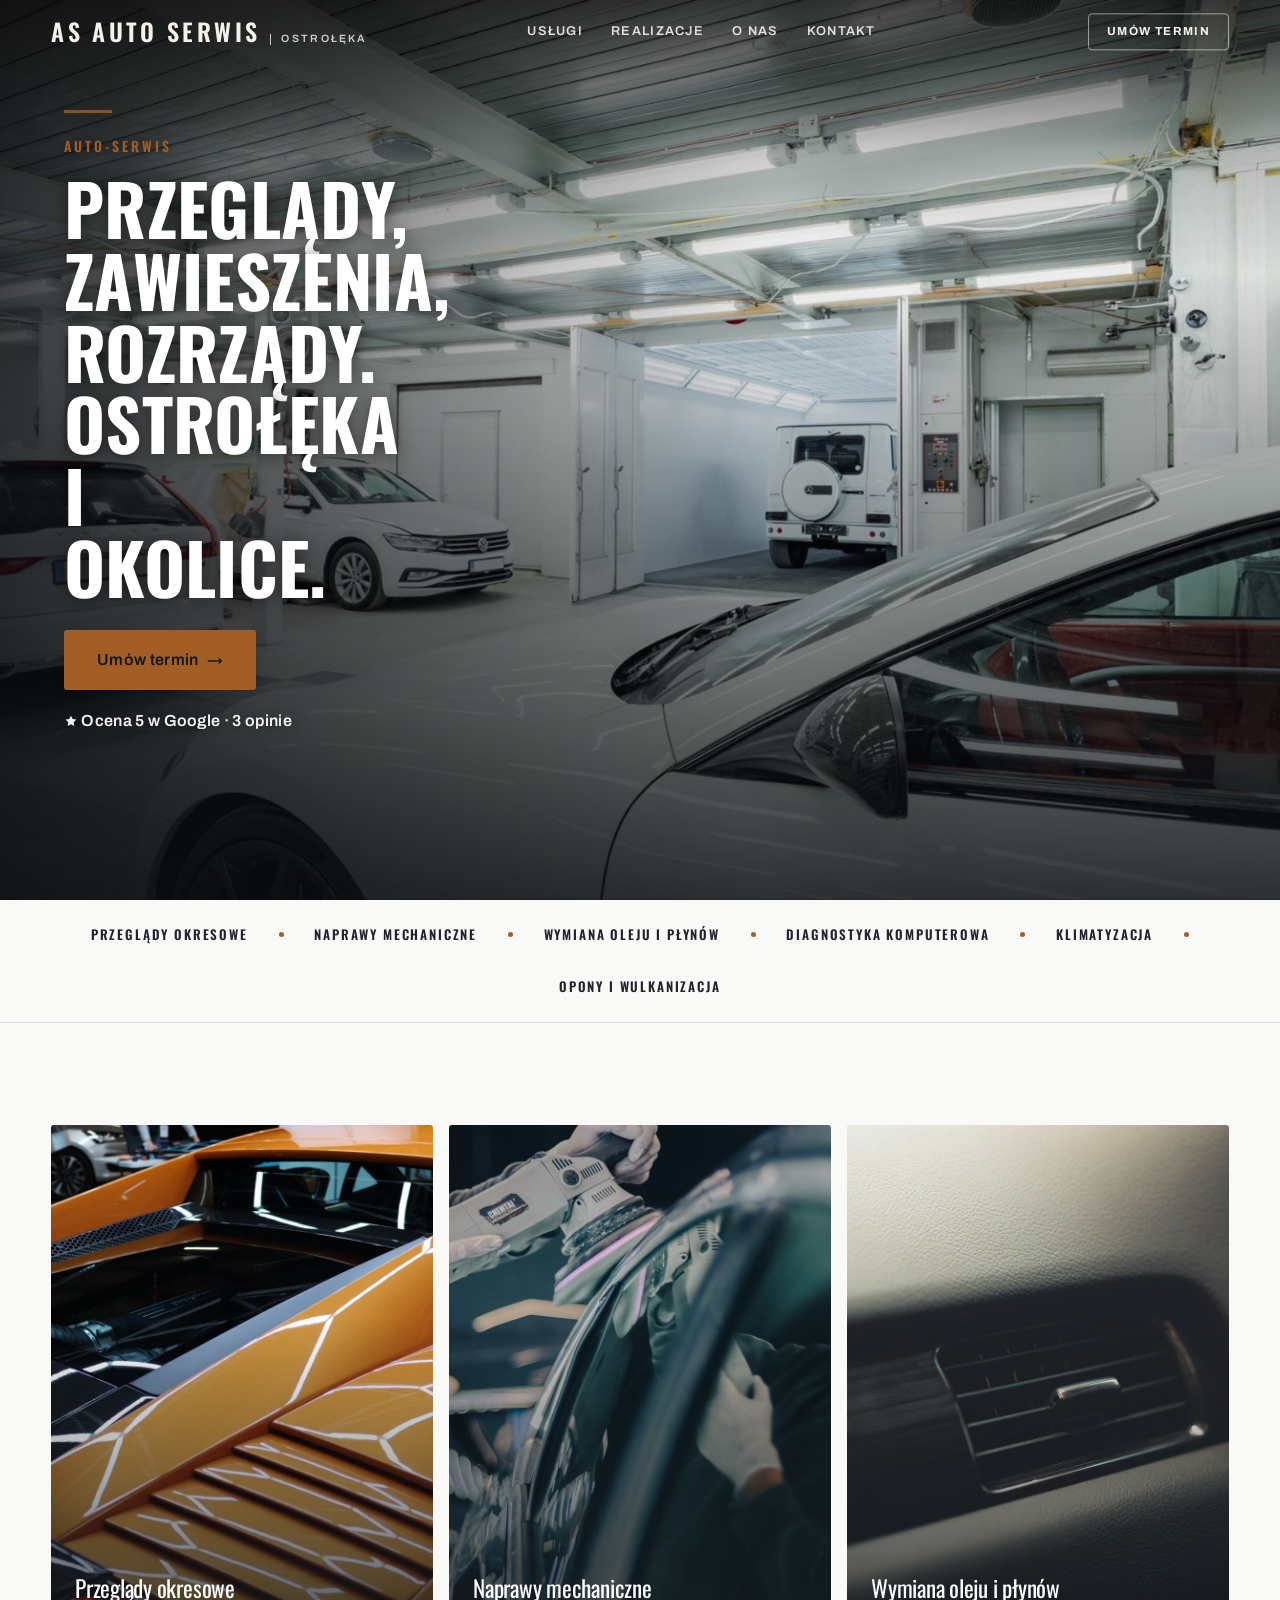
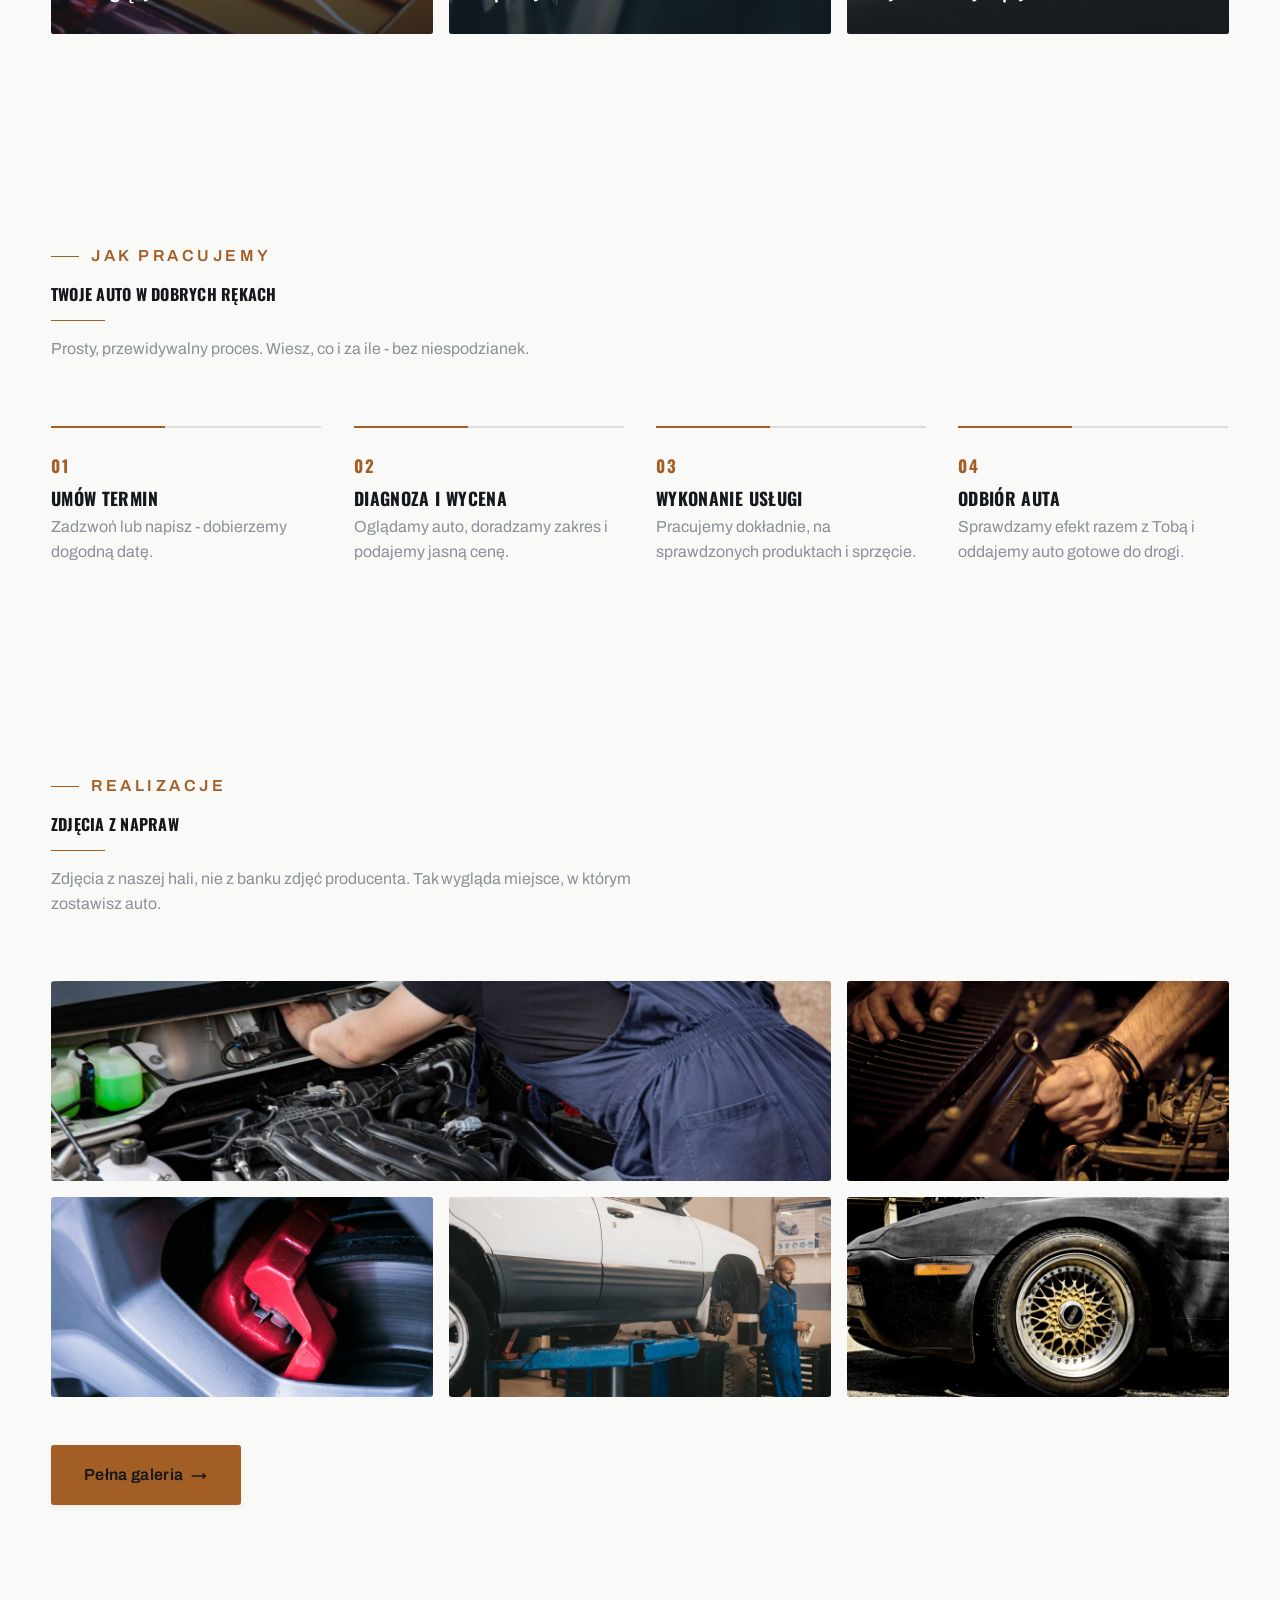
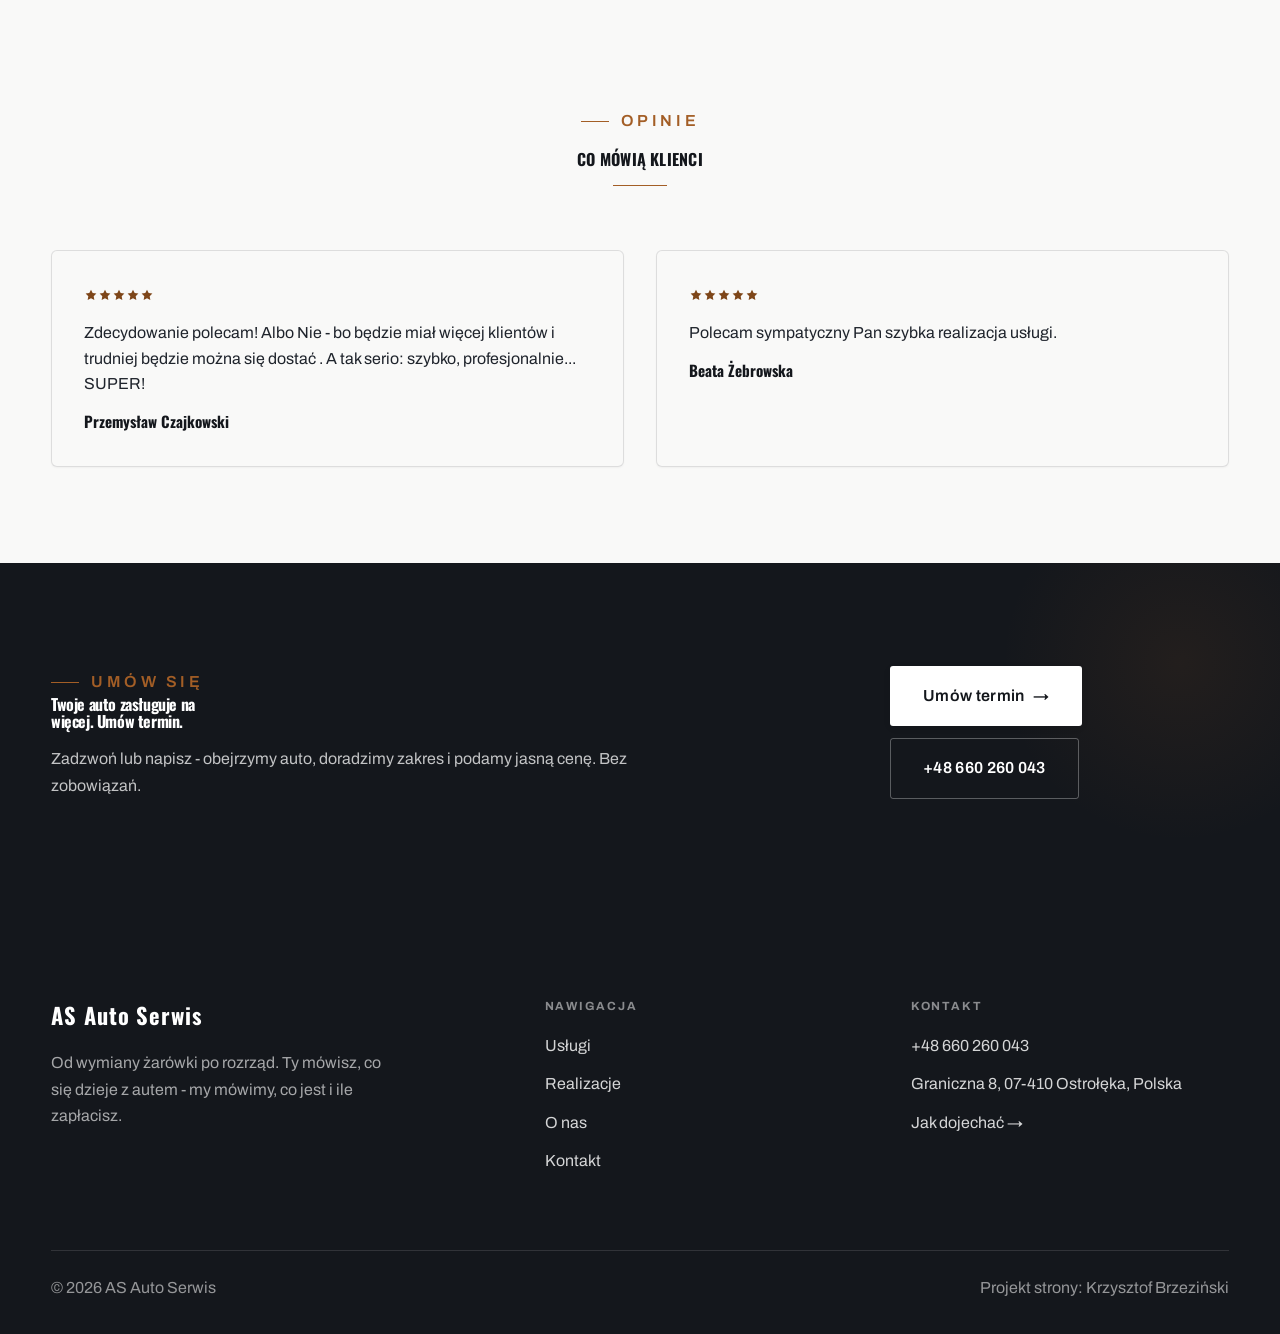
<file: index.html>
<!DOCTYPE html>
<html lang="pl">
<head>
<meta charset="UTF-8">
<meta name="viewport" content="width=device-width, initial-scale=1.0">
<title>Warsztat samochodowy Ostrołęka | AS Auto Serwis</title>
<meta name="description" content="Mechanik Ostrołęka - od przeglądu po rozrząd. Cena przed naprawą, gwarancja na robociznę, faktura VAT albo paragon. Zadzwoń: +48 660 260 043.">
<link rel="preconnect" href="https://fonts.googleapis.com">
<link rel="preconnect" href="https://fonts.gstatic.com" crossorigin>
<link href="https://fonts.googleapis.com/css2?family=Oswald:wght@500;600;700&family=Archivo:wght@400;500;600&display=swap" rel="stylesheet">
<link rel="stylesheet" href="assets/styles.css">
<meta name="nb-deploy" content="83f1cf3d8bd7">
</head>
<body>

<header class="nav">
  <div class="wrap nav-inner">
    <a class="brand" href="index.html"><span class="name">AS Auto Serwis</span><span class="sub">Ostrołęka</span></a>
    <nav class="nav-links">
      <a href="oferta.html">Usługi</a>
      <a href="realizacje.html">Realizacje</a>
      <a href="o-nas.html">O nas</a>
      <a href="kontakt.html">Kontakt</a>
      <a href="kontakt.html" class="btn btn-accent">Umów termin</a>
    </nav>
    <button class="nav-toggle" aria-label="Menu"><span></span><span></span><span></span></button>
  </div>
</header>

<section class="hero-auto">
  <img class="ha-bg" src="img/g7.jpg" alt="AS Auto Serwis">
  <div class="ha-veil"></div>
  <div class="ha-inner">
    <span class="ha-tick" aria-hidden="true"></span>
    <span class="ha-kicker">Auto-serwis</span>
    <h1 class="ha-claim">Przeglądy, zawieszenia, rozrządy. Ostrołęka i okolice.</h1>
    <a href="kontakt.html" class="btn btn-accent ha-cta">Umów termin <span class="arr">→</span></a>
      <p class="ha-rating"><svg class="ico-star" width="14" height="14" viewBox="0 0 24 24" style="vertical-align:-2px" aria-hidden="true"><path d="M12 2.8l2.85 5.8 6.4.93-4.63 4.5 1.1 6.37L12 17.4l-5.72 3 1.1-6.37-4.63-4.5 6.4-.93L12 2.8Z" fill="currentColor"/></svg> Ocena 5 w Google · 3 opinie</p>
  </div>
</section>
<section class="spec-ribbon">
  <div class="wrap">
    <ul class="sr-row reveal"><li>Przeglądy okresowe</li><li>Naprawy mechaniczne</li><li>Wymiana oleju i płynów</li><li>Diagnostyka komputerowa</li><li>Klimatyzacja</li><li>Opony i wulkanizacja</li></ul>
  </div>
</section>
<section class="gateways-band">
  <div class="wrap">
    <div class="gateways">
      <a href="oferta.html" class="gateway reveal"><img src="img/g8.jpg" alt="Przeglądy okresowe" loading="lazy"><span class="g-ttl">Przeglądy okresowe</span></a>
      <a href="oferta.html" class="gateway reveal"><img src="img/g9.jpg" alt="Naprawy mechaniczne" loading="lazy"><span class="g-ttl">Naprawy mechaniczne</span></a>
      <a href="oferta.html" class="gateway reveal"><img src="img/g10.jpg" alt="Wymiana oleju i płynów" loading="lazy"><span class="g-ttl">Wymiana oleju i płynów</span></a>
    </div>
  </div>
</section>
<section class="auto-proc">
  <div class="wrap">
    <div class="head reveal">
      <span class="eyebrow">Jak pracujemy</span>
      <h2>Twoje auto w dobrych rękach</h2>
      <p>Prosty, przewidywalny proces. Wiesz, co i za ile - bez niespodzianek.</p>
    </div>
    <ol class="auto-proc-row">
      <li class="reveal"><span class="ap-no">01</span><h3>Umów termin</h3><p>Zadzwoń lub napisz - dobierzemy dogodną datę.</p></li>
      <li class="reveal"><span class="ap-no">02</span><h3>Diagnoza i wycena</h3><p>Oglądamy auto, doradzamy zakres i podajemy jasną cenę.</p></li>
      <li class="reveal"><span class="ap-no">03</span><h3>Wykonanie usługi</h3><p>Pracujemy dokładnie, na sprawdzonych produktach i sprzęcie.</p></li>
      <li class="reveal"><span class="ap-no">04</span><h3>Odbiór auta</h3><p>Sprawdzamy efekt razem z Tobą i oddajemy auto gotowe do drogi.</p></li>
    </ol>
  </div>
</section>
<section>
  <div class="wrap">
    <div class="head reveal">
      <span class="eyebrow">Realizacje</span>
      <h2>Zdjęcia z napraw</h2>
      <p>Zdjęcia z naszej hali, nie z banku zdjęć producenta. Tak wygląda miejsce, w którym zostawisz auto.</p>
    </div>
    <div class="gallery">
      <div class="tile t-two3 reveal"><img src="img/g1.jpg" alt="Hala warsztatu" loading="lazy"><div class="cap">Hala warsztatu</div></div>
      <div class="tile t-third reveal"><img src="img/g2.jpg" alt="Wymiana rozrządu" loading="lazy"><div class="cap">Wymiana rozrządu</div></div>
      <div class="tile t-third reveal"><img src="img/g3.jpg" alt="Diagnostyka komputerowa" loading="lazy"><div class="cap">Diagnostyka komputerowa</div></div>
      <div class="tile t-third reveal"><img src="img/g4.jpg" alt="Serwis klimatyzacji" loading="lazy"><div class="cap">Serwis klimatyzacji</div></div>
      <div class="tile t-third reveal"><img src="img/g5.jpg" alt="Wymiana opon" loading="lazy"><div class="cap">Wymiana opon</div></div>
    </div>
    <div style="margin-top:var(--space-7)" class="reveal"><a href="realizacje.html" class="btn btn-accent">Pełna galeria <span class="arr">→</span></a></div>
  </div>
</section>
<section class="opinie">
  <div class="wrap">
    <div class="head center reveal">
      <span class="eyebrow">Opinie</span>
      <h2>Co mówią klienci</h2>
    </div>
    <div class="opinie-grid">
      <figure class="op-card reveal"><span class="op-star"><svg class="ico-star" width="14" height="14" viewBox="0 0 24 24" style="vertical-align:-2px" aria-hidden="true"><path d="M12 2.8l2.85 5.8 6.4.93-4.63 4.5 1.1 6.37L12 17.4l-5.72 3 1.1-6.37-4.63-4.5 6.4-.93L12 2.8Z" fill="currentColor"/></svg><svg class="ico-star" width="14" height="14" viewBox="0 0 24 24" style="vertical-align:-2px" aria-hidden="true"><path d="M12 2.8l2.85 5.8 6.4.93-4.63 4.5 1.1 6.37L12 17.4l-5.72 3 1.1-6.37-4.63-4.5 6.4-.93L12 2.8Z" fill="currentColor"/></svg><svg class="ico-star" width="14" height="14" viewBox="0 0 24 24" style="vertical-align:-2px" aria-hidden="true"><path d="M12 2.8l2.85 5.8 6.4.93-4.63 4.5 1.1 6.37L12 17.4l-5.72 3 1.1-6.37-4.63-4.5 6.4-.93L12 2.8Z" fill="currentColor"/></svg><svg class="ico-star" width="14" height="14" viewBox="0 0 24 24" style="vertical-align:-2px" aria-hidden="true"><path d="M12 2.8l2.85 5.8 6.4.93-4.63 4.5 1.1 6.37L12 17.4l-5.72 3 1.1-6.37-4.63-4.5 6.4-.93L12 2.8Z" fill="currentColor"/></svg><svg class="ico-star" width="14" height="14" viewBox="0 0 24 24" style="vertical-align:-2px" aria-hidden="true"><path d="M12 2.8l2.85 5.8 6.4.93-4.63 4.5 1.1 6.37L12 17.4l-5.72 3 1.1-6.37-4.63-4.5 6.4-.93L12 2.8Z" fill="currentColor"/></svg></span><blockquote>Zdecydowanie polecam! Albo Nie - bo będzie miał więcej klientów i trudniej będzie można się dostać . A tak serio: szybko, profesjonalnie... SUPER!</blockquote><span class="op-autor">Przemysław Czajkowski</span></figure>
      <figure class="op-card reveal"><span class="op-star"><svg class="ico-star" width="14" height="14" viewBox="0 0 24 24" style="vertical-align:-2px" aria-hidden="true"><path d="M12 2.8l2.85 5.8 6.4.93-4.63 4.5 1.1 6.37L12 17.4l-5.72 3 1.1-6.37-4.63-4.5 6.4-.93L12 2.8Z" fill="currentColor"/></svg><svg class="ico-star" width="14" height="14" viewBox="0 0 24 24" style="vertical-align:-2px" aria-hidden="true"><path d="M12 2.8l2.85 5.8 6.4.93-4.63 4.5 1.1 6.37L12 17.4l-5.72 3 1.1-6.37-4.63-4.5 6.4-.93L12 2.8Z" fill="currentColor"/></svg><svg class="ico-star" width="14" height="14" viewBox="0 0 24 24" style="vertical-align:-2px" aria-hidden="true"><path d="M12 2.8l2.85 5.8 6.4.93-4.63 4.5 1.1 6.37L12 17.4l-5.72 3 1.1-6.37-4.63-4.5 6.4-.93L12 2.8Z" fill="currentColor"/></svg><svg class="ico-star" width="14" height="14" viewBox="0 0 24 24" style="vertical-align:-2px" aria-hidden="true"><path d="M12 2.8l2.85 5.8 6.4.93-4.63 4.5 1.1 6.37L12 17.4l-5.72 3 1.1-6.37-4.63-4.5 6.4-.93L12 2.8Z" fill="currentColor"/></svg><svg class="ico-star" width="14" height="14" viewBox="0 0 24 24" style="vertical-align:-2px" aria-hidden="true"><path d="M12 2.8l2.85 5.8 6.4.93-4.63 4.5 1.1 6.37L12 17.4l-5.72 3 1.1-6.37-4.63-4.5 6.4-.93L12 2.8Z" fill="currentColor"/></svg></span><blockquote>Polecam sympatyczny Pan szybka realizacja usługi.</blockquote><span class="op-autor">Beata Żebrowska</span></figure>
    </div>
  </div>
</section>
<section class="cta">
  <div class="wrap">
    <div class="reveal">
      <span class="eyebrow">Umów się</span>
      <h2>Twoje auto zasługuje na więcej. Umów termin.</h2>
      <p>Zadzwoń lub napisz - obejrzymy auto, doradzimy zakres i podamy jasną cenę. Bez zobowiązań.</p>
    </div>
    <div class="cta-actions reveal">
      <a href="kontakt.html" class="btn btn-light">Umów termin <span class="arr">→</span></a>
      <a href="tel:+48660260043" class="btn btn-ghost" style="color:#fff;border-color:rgba(255,255,255,.3)">+48 660 260 043</a>
    </div>
  </div>
</section>

<footer>
  <div class="wrap">
    <div class="foot-grid">
      <div class="foot-brand">
        <div class="name">AS Auto Serwis</div>
        <p>Od wymiany żarówki po rozrząd. Ty mówisz, co się dzieje z autem - my mówimy, co jest i ile zapłacisz.</p>
      </div>
      <div class="foot-col">
        <h4>Nawigacja</h4>
        <a href="oferta.html">Usługi</a>
        <a href="realizacje.html">Realizacje</a>
        <a href="o-nas.html">O nas</a>
        <a href="kontakt.html">Kontakt</a>
      </div>
      <div class="foot-col">
        <h4>Kontakt</h4>
        <a href="tel:+48660260043">+48 660 260 043</a>
        <p>Graniczna 8, 07-410 Ostrołęka, Polska</p>
        <a href="https://maps.google.com/?cid=12374656729263909200&g_mp=CiVnb29nbGUubWFwcy5wbGFjZXMudjEuUGxhY2VzLkdldFBsYWNlEAIYBCAA" target="_blank" rel="noopener">Jak dojechać →</a>
      </div>
    </div>
    <div class="foot-bot">
      <span>© 2026 AS Auto Serwis</span>
      <span>Projekt strony: Krzysztof Brzeziński</span>
    </div>
  </div>
</footer>
<div class="sticky-reserve"><a class="sr-book" href="kontakt.html">Umów termin</a><a class="sr-call" href="tel:+48660260043" aria-label="Zadzwoń"><svg class="ico-tel" width="16" height="16" viewBox="0 0 24 24" fill="none" aria-hidden="true"><path d="M6.6 10.8a15.5 15.5 0 0 0 6.6 6.6l2.2-2.2a1 1 0 0 1 1-.24 11.4 11.4 0 0 0 3.6.58 1 1 0 0 1 1 1V20a1 1 0 0 1-1 1A17 17 0 0 1 3 4a1 1 0 0 1 1-1h3.5a1 1 0 0 1 1 1c0 1.25.2 2.46.58 3.6a1 1 0 0 1-.25 1l-2.23 2.2Z" fill="currentColor"/></svg></a></div>

<script src="assets/main.js"></script>
</body>
</html>
</file>
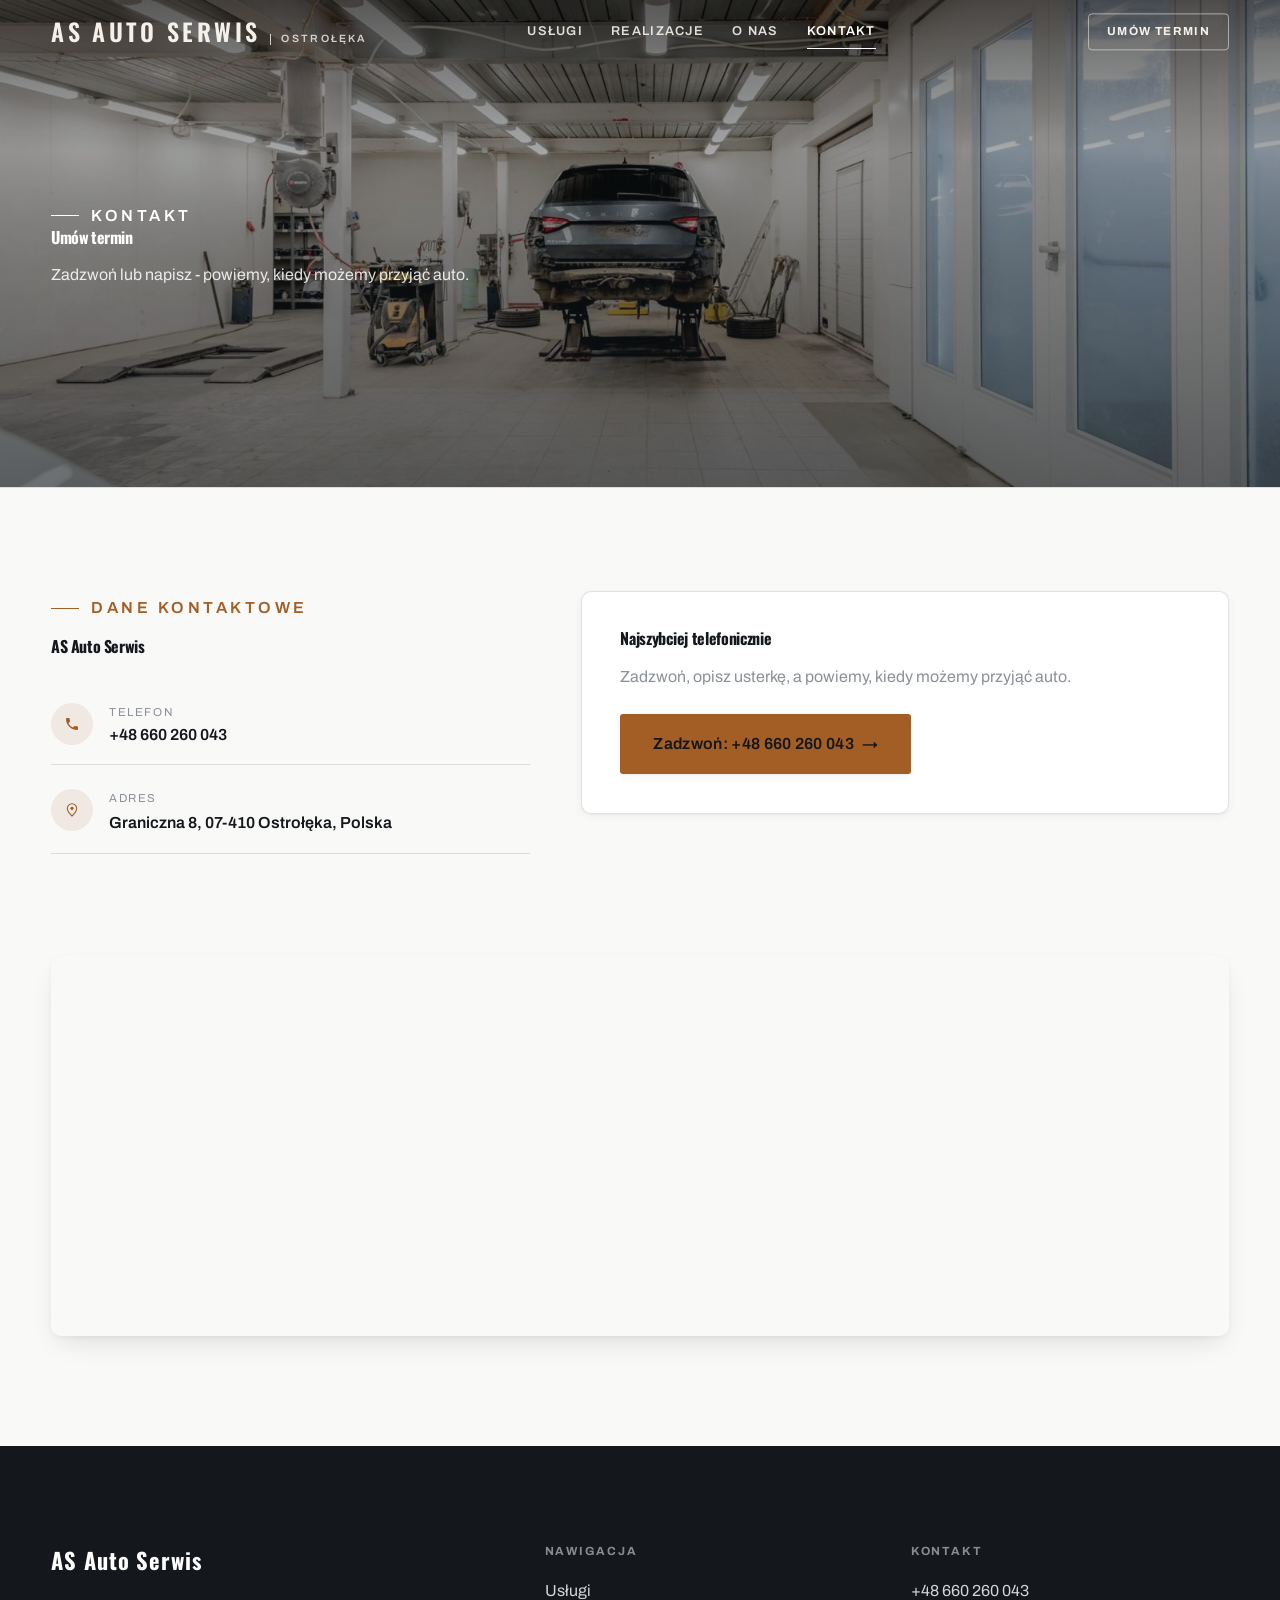
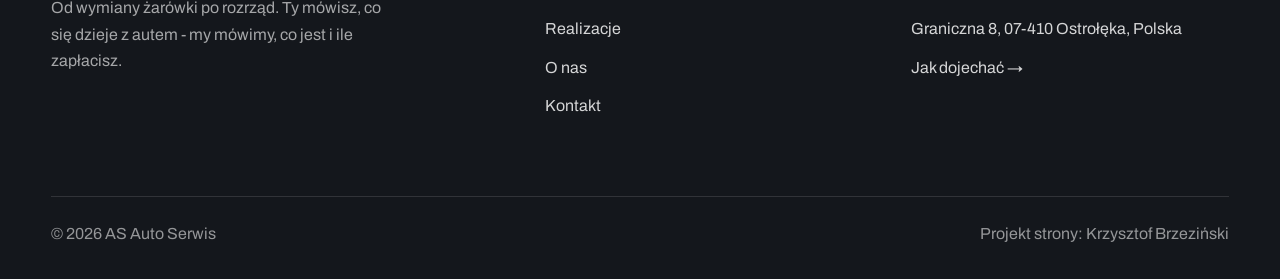
<file: kontakt.html>
<!DOCTYPE html>
<html lang="pl">
<head>
<meta charset="UTF-8">
<meta name="viewport" content="width=device-width, initial-scale=1.0">
<title>Kontakt - AS Auto Serwis</title>
<meta name="description" content="Kontakt AS Auto Serwis - Graniczna 8, 07-410 Ostrołęka, Polska">
<link rel="preconnect" href="https://fonts.googleapis.com">
<link rel="preconnect" href="https://fonts.gstatic.com" crossorigin>
<link href="https://fonts.googleapis.com/css2?family=Oswald:wght@500;600;700&family=Archivo:wght@400;500;600&display=swap" rel="stylesheet">
<link rel="stylesheet" href="assets/styles.css">
</head>
<body>

<header class="nav">
  <div class="wrap nav-inner">
    <a class="brand" href="index.html"><span class="name">AS Auto Serwis</span><span class="sub">Ostrołęka</span></a>
    <nav class="nav-links">
      <a href="oferta.html">Usługi</a>
      <a href="realizacje.html">Realizacje</a>
      <a href="o-nas.html">O nas</a>
      <a href="kontakt.html" class="active">Kontakt</a>
      <a href="kontakt.html" class="btn btn-accent">Umów termin</a>
    </nav>
    <button class="nav-toggle" aria-label="Menu"><span></span><span></span><span></span></button>
  </div>
</header>

<section class="pagehead">
  <img src="img/g12.jpg" alt="AS Auto Serwis - Umów termin">
  <div class="wrap">
    <span class="eyebrow">Kontakt</span>
    <h1>Umów termin</h1>
    <p>Zadzwoń lub napisz - powiemy, kiedy możemy przyjąć auto.</p>
  </div>
</section>
<section>
  <div class="wrap contact-grid">
    <div class="reveal">
      <span class="eyebrow">Dane kontaktowe</span>
      <h2 style="margin:var(--space-4) 0 var(--space-6)">AS Auto Serwis</h2>
      <div class="info-list">
        <div class="info-row"><div class="ic"><svg class="ico-tel" width="16" height="16" viewBox="0 0 24 24" fill="none" aria-hidden="true"><path d="M6.6 10.8a15.5 15.5 0 0 0 6.6 6.6l2.2-2.2a1 1 0 0 1 1-.24 11.4 11.4 0 0 0 3.6.58 1 1 0 0 1 1 1V20a1 1 0 0 1-1 1A17 17 0 0 1 3 4a1 1 0 0 1 1-1h3.5a1 1 0 0 1 1 1c0 1.25.2 2.46.58 3.6a1 1 0 0 1-.25 1l-2.23 2.2Z" fill="currentColor"/></svg></div><div><div class="lbl">Telefon</div><a class="val" href="tel:+48660260043">+48 660 260 043</a></div></div>
        <div class="info-row"><div class="ic"><svg class="ico-pin" width="16" height="16" viewBox="0 0 24 24" fill="none" aria-hidden="true"><path d="M12 21s7-6.1 7-11.5A7 7 0 0 0 5 9.5C5 14.9 12 21 12 21Z" stroke="currentColor" stroke-width="1.6" fill="none"/><circle cx="12" cy="9.5" r="2.4" fill="currentColor"/></svg></div><div><div class="lbl">Adres</div><div class="val">Graniczna 8, 07-410 Ostrołęka, Polska</div></div></div>
      </div>
    </div>
    <div class="reveal">
      <div class="form">
        <h3 style="margin-bottom:var(--space-4)">Najszybciej telefonicznie</h3>
        <p class="muted" style="margin-bottom:var(--space-5)">Zadzwoń, opisz usterkę, a powiemy, kiedy możemy przyjąć auto.</p>
        <a href="tel:+48660260043" class="btn btn-accent" style="justify-content:center">Zadzwoń: +48 660 260 043 <span class="arr">→</span></a>
      </div>
    </div>
  </div>
</section>
<section style="padding-top:0">
  <div class="wrap reveal">
    <iframe class="map" title="AS Auto Serwis - Ostrołęka" src="https://maps.google.com/maps?q=AS%20Auto%20Serwis%20Ostro%C5%82%C4%99ka&z=15&output=embed" loading="lazy" referrerpolicy="no-referrer-when-downgrade"></iframe>
  </div>
</section>

<footer>
  <div class="wrap">
    <div class="foot-grid">
      <div class="foot-brand">
        <div class="name">AS Auto Serwis</div>
        <p>Od wymiany żarówki po rozrząd. Ty mówisz, co się dzieje z autem - my mówimy, co jest i ile zapłacisz.</p>
      </div>
      <div class="foot-col">
        <h4>Nawigacja</h4>
        <a href="oferta.html">Usługi</a>
        <a href="realizacje.html">Realizacje</a>
        <a href="o-nas.html">O nas</a>
        <a href="kontakt.html">Kontakt</a>
      </div>
      <div class="foot-col">
        <h4>Kontakt</h4>
        <a href="tel:+48660260043">+48 660 260 043</a>
        <p>Graniczna 8, 07-410 Ostrołęka, Polska</p>
        <a href="https://maps.google.com/?cid=12374656729263909200&g_mp=CiVnb29nbGUubWFwcy5wbGFjZXMudjEuUGxhY2VzLkdldFBsYWNlEAIYBCAA" target="_blank" rel="noopener">Jak dojechać →</a>
      </div>
    </div>
    <div class="foot-bot">
      <span>© 2026 AS Auto Serwis</span>
      <span>Projekt strony: Krzysztof Brzeziński</span>
    </div>
  </div>
</footer>
<div class="sticky-reserve"><a class="sr-book" href="kontakt.html">Umów termin</a><a class="sr-call" href="tel:+48660260043" aria-label="Zadzwoń"><svg class="ico-tel" width="16" height="16" viewBox="0 0 24 24" fill="none" aria-hidden="true"><path d="M6.6 10.8a15.5 15.5 0 0 0 6.6 6.6l2.2-2.2a1 1 0 0 1 1-.24 11.4 11.4 0 0 0 3.6.58 1 1 0 0 1 1 1V20a1 1 0 0 1-1 1A17 17 0 0 1 3 4a1 1 0 0 1 1-1h3.5a1 1 0 0 1 1 1c0 1.25.2 2.46.58 3.6a1 1 0 0 1-.25 1l-2.23 2.2Z" fill="currentColor"/></svg></a></div>

<script src="assets/main.js"></script>
</body>
</html>
</file>
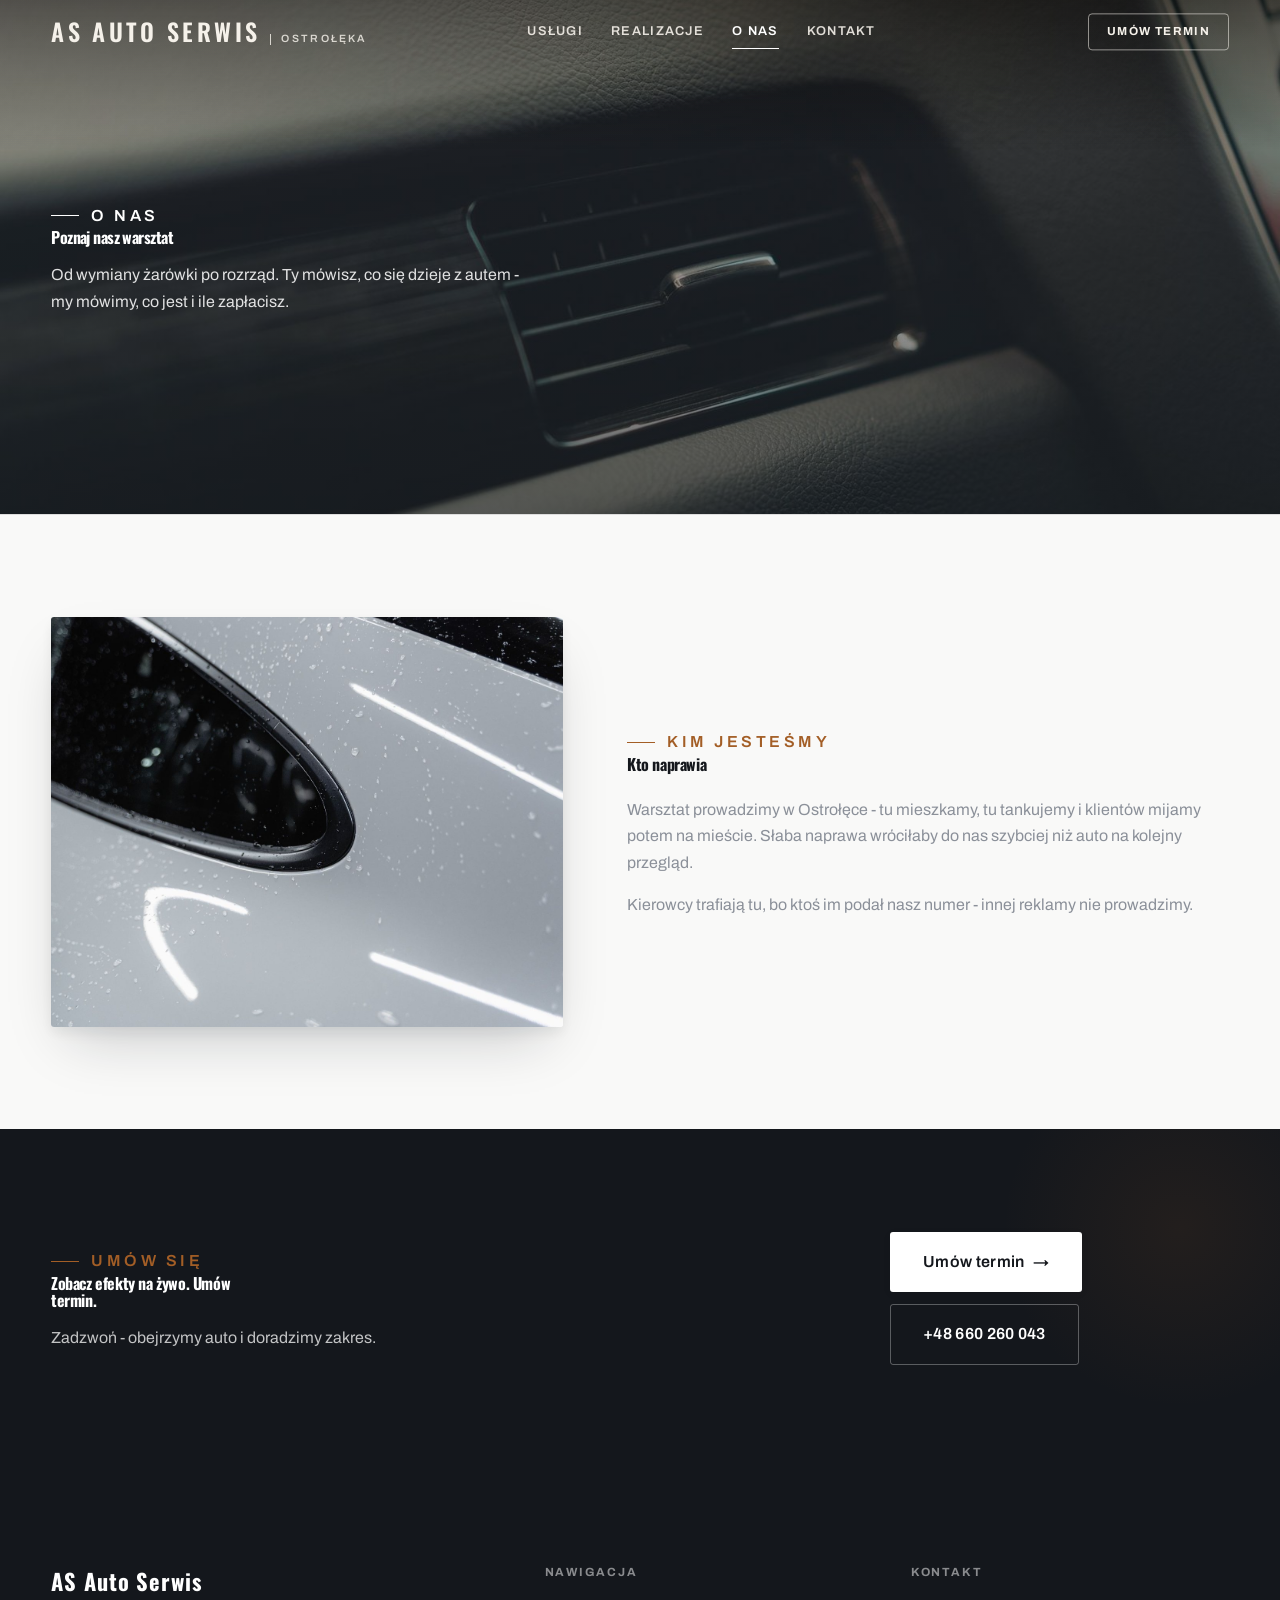
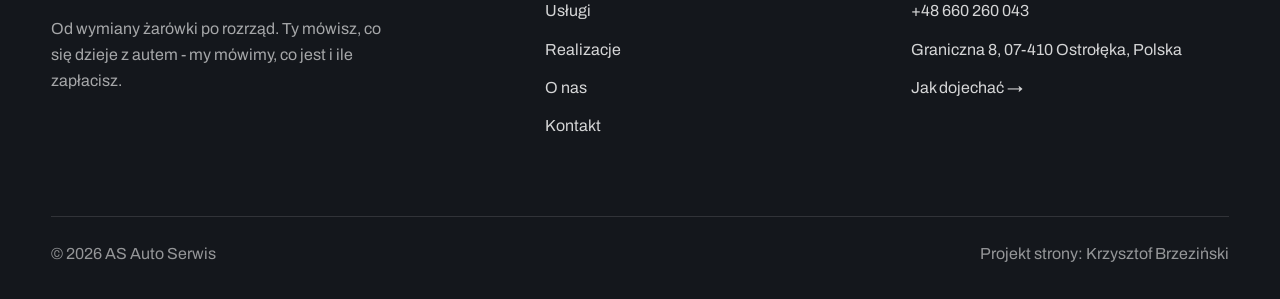
<file: o-nas.html>
<!DOCTYPE html>
<html lang="pl">
<head>
<meta charset="UTF-8">
<meta name="viewport" content="width=device-width, initial-scale=1.0">
<title>O nas - AS Auto Serwis</title>
<meta name="description" content="Mechanik Ostrołęka - od przeglądu po rozrząd. Cena przed naprawą, gwarancja na robociznę, faktura VAT albo paragon. Zadzwoń: +48 660 260 043.">
<link rel="preconnect" href="https://fonts.googleapis.com">
<link rel="preconnect" href="https://fonts.gstatic.com" crossorigin>
<link href="https://fonts.googleapis.com/css2?family=Oswald:wght@500;600;700&family=Archivo:wght@400;500;600&display=swap" rel="stylesheet">
<link rel="stylesheet" href="assets/styles.css">
</head>
<body>

<header class="nav">
  <div class="wrap nav-inner">
    <a class="brand" href="index.html"><span class="name">AS Auto Serwis</span><span class="sub">Ostrołęka</span></a>
    <nav class="nav-links">
      <a href="oferta.html">Usługi</a>
      <a href="realizacje.html">Realizacje</a>
      <a href="o-nas.html" class="active">O nas</a>
      <a href="kontakt.html">Kontakt</a>
      <a href="kontakt.html" class="btn btn-accent">Umów termin</a>
    </nav>
    <button class="nav-toggle" aria-label="Menu"><span></span><span></span><span></span></button>
  </div>
</header>

<section class="pagehead">
  <img src="img/g10.jpg" alt="AS Auto Serwis - Poznaj nasz warsztat">
  <div class="wrap">
    <span class="eyebrow">O nas</span>
    <h1>Poznaj nasz warsztat</h1>
    <p>Od wymiany żarówki po rozrząd. Ty mówisz, co się dzieje z autem - my mówimy, co jest i ile zapłacisz.</p>
  </div>
</section>
<section>
  <div class="wrap split">
    <div class="split-art reveal"><img src="img/g11.jpg" alt="AS Auto Serwis" loading="lazy"></div>
    <div class="split-copy reveal">
      <span class="eyebrow">Kim jesteśmy</span>
      <h2>Kto naprawia</h2>
      <p class="muted">Warsztat prowadzimy w Ostrołęce - tu mieszkamy, tu tankujemy i klientów mijamy potem na mieście. Słaba naprawa wróciłaby do nas szybciej niż auto na kolejny przegląd.</p>
      <p class="muted">Kierowcy trafiają tu, bo ktoś im podał nasz numer - innej reklamy nie prowadzimy.</p>
    </div>
  </div>
</section>


<section class="cta">
  <div class="wrap">
    <div class="reveal">
      <span class="eyebrow">Umów się</span>
      <h2>Zobacz efekty na żywo. Umów termin.</h2>
      <p>Zadzwoń - obejrzymy auto i doradzimy zakres.</p>
    </div>
    <div class="cta-actions reveal">
      <a href="kontakt.html" class="btn btn-light">Umów termin <span class="arr">→</span></a>
      <a href="tel:+48660260043" class="btn btn-ghost" style="color:#fff;border-color:rgba(255,255,255,.3)">+48 660 260 043</a>
    </div>
  </div>
</section>

<footer>
  <div class="wrap">
    <div class="foot-grid">
      <div class="foot-brand">
        <div class="name">AS Auto Serwis</div>
        <p>Od wymiany żarówki po rozrząd. Ty mówisz, co się dzieje z autem - my mówimy, co jest i ile zapłacisz.</p>
      </div>
      <div class="foot-col">
        <h4>Nawigacja</h4>
        <a href="oferta.html">Usługi</a>
        <a href="realizacje.html">Realizacje</a>
        <a href="o-nas.html">O nas</a>
        <a href="kontakt.html">Kontakt</a>
      </div>
      <div class="foot-col">
        <h4>Kontakt</h4>
        <a href="tel:+48660260043">+48 660 260 043</a>
        <p>Graniczna 8, 07-410 Ostrołęka, Polska</p>
        <a href="https://maps.google.com/?cid=12374656729263909200&g_mp=CiVnb29nbGUubWFwcy5wbGFjZXMudjEuUGxhY2VzLkdldFBsYWNlEAIYBCAA" target="_blank" rel="noopener">Jak dojechać →</a>
      </div>
    </div>
    <div class="foot-bot">
      <span>© 2026 AS Auto Serwis</span>
      <span>Projekt strony: Krzysztof Brzeziński</span>
    </div>
  </div>
</footer>
<div class="sticky-reserve"><a class="sr-book" href="kontakt.html">Umów termin</a><a class="sr-call" href="tel:+48660260043" aria-label="Zadzwoń"><svg class="ico-tel" width="16" height="16" viewBox="0 0 24 24" fill="none" aria-hidden="true"><path d="M6.6 10.8a15.5 15.5 0 0 0 6.6 6.6l2.2-2.2a1 1 0 0 1 1-.24 11.4 11.4 0 0 0 3.6.58 1 1 0 0 1 1 1V20a1 1 0 0 1-1 1A17 17 0 0 1 3 4a1 1 0 0 1 1-1h3.5a1 1 0 0 1 1 1c0 1.25.2 2.46.58 3.6a1 1 0 0 1-.25 1l-2.23 2.2Z" fill="currentColor"/></svg></a></div>

<script src="assets/main.js"></script>
</body>
</html>
</file>
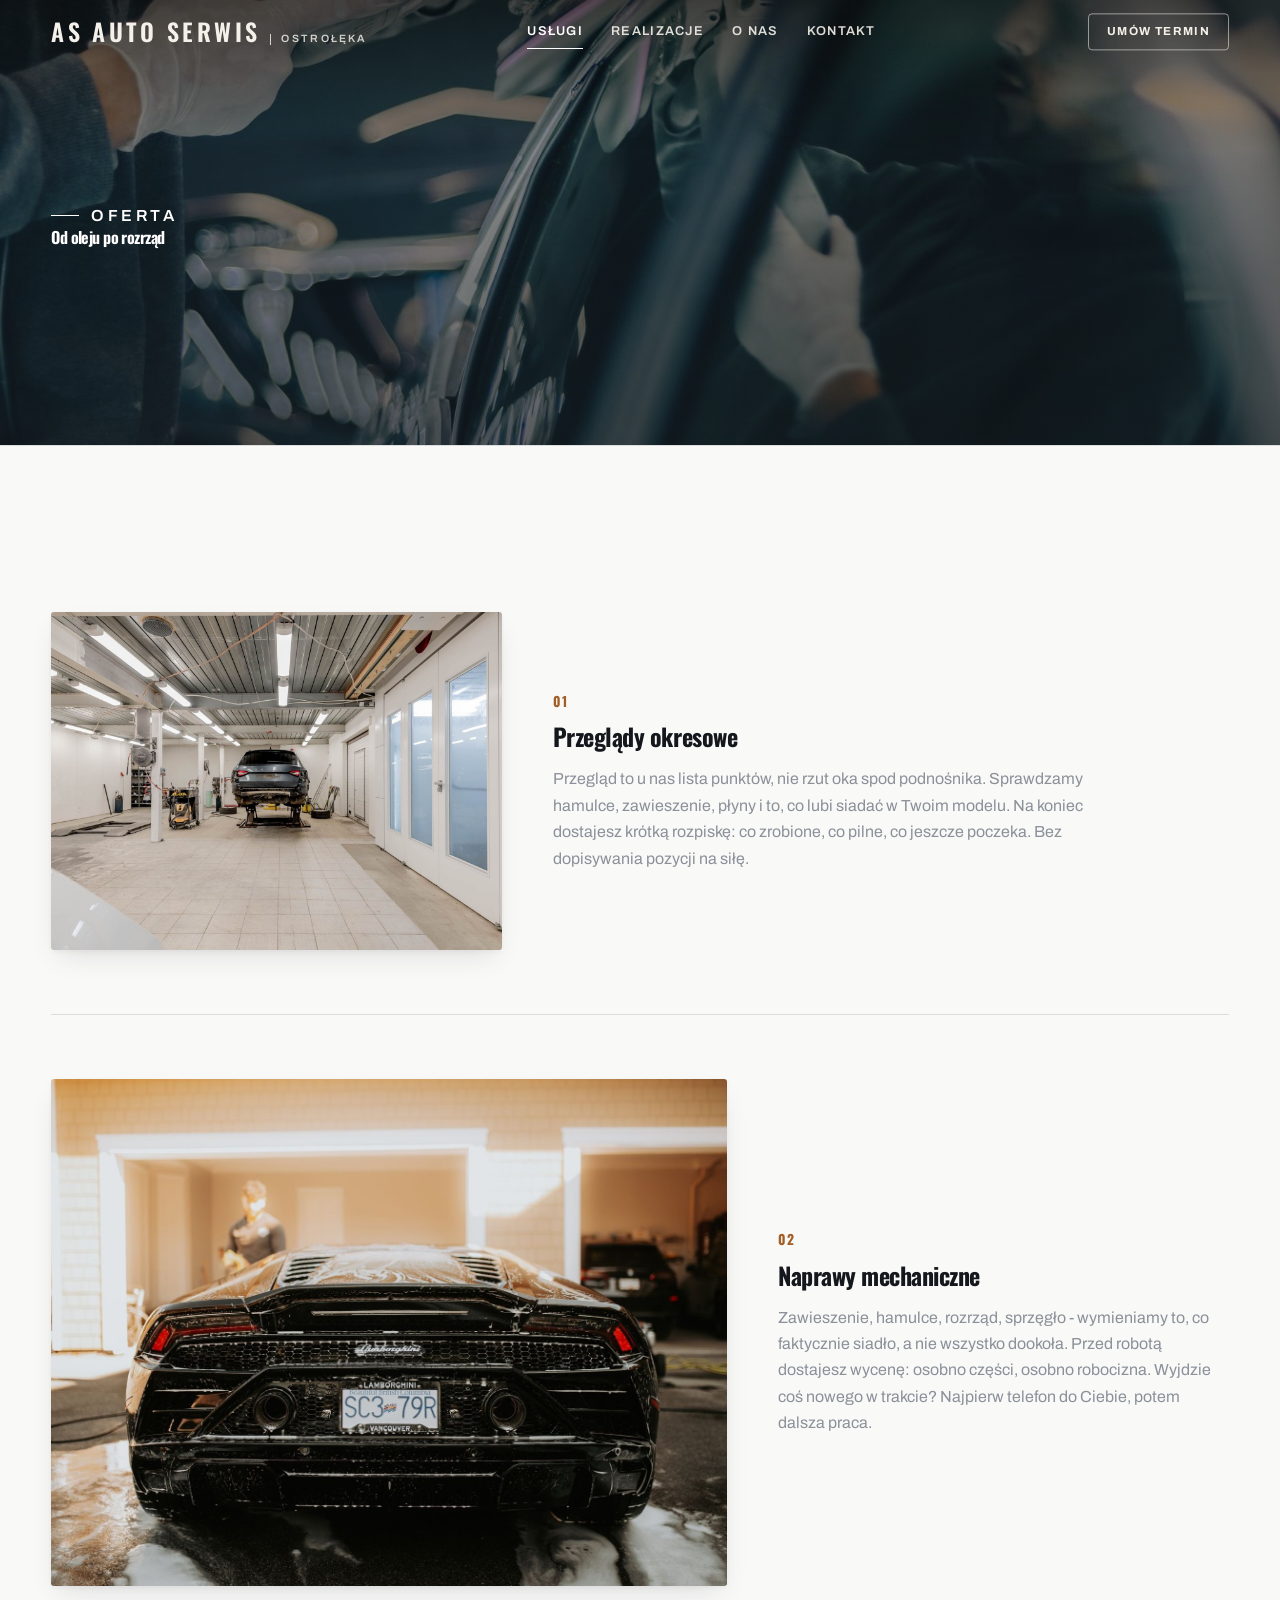
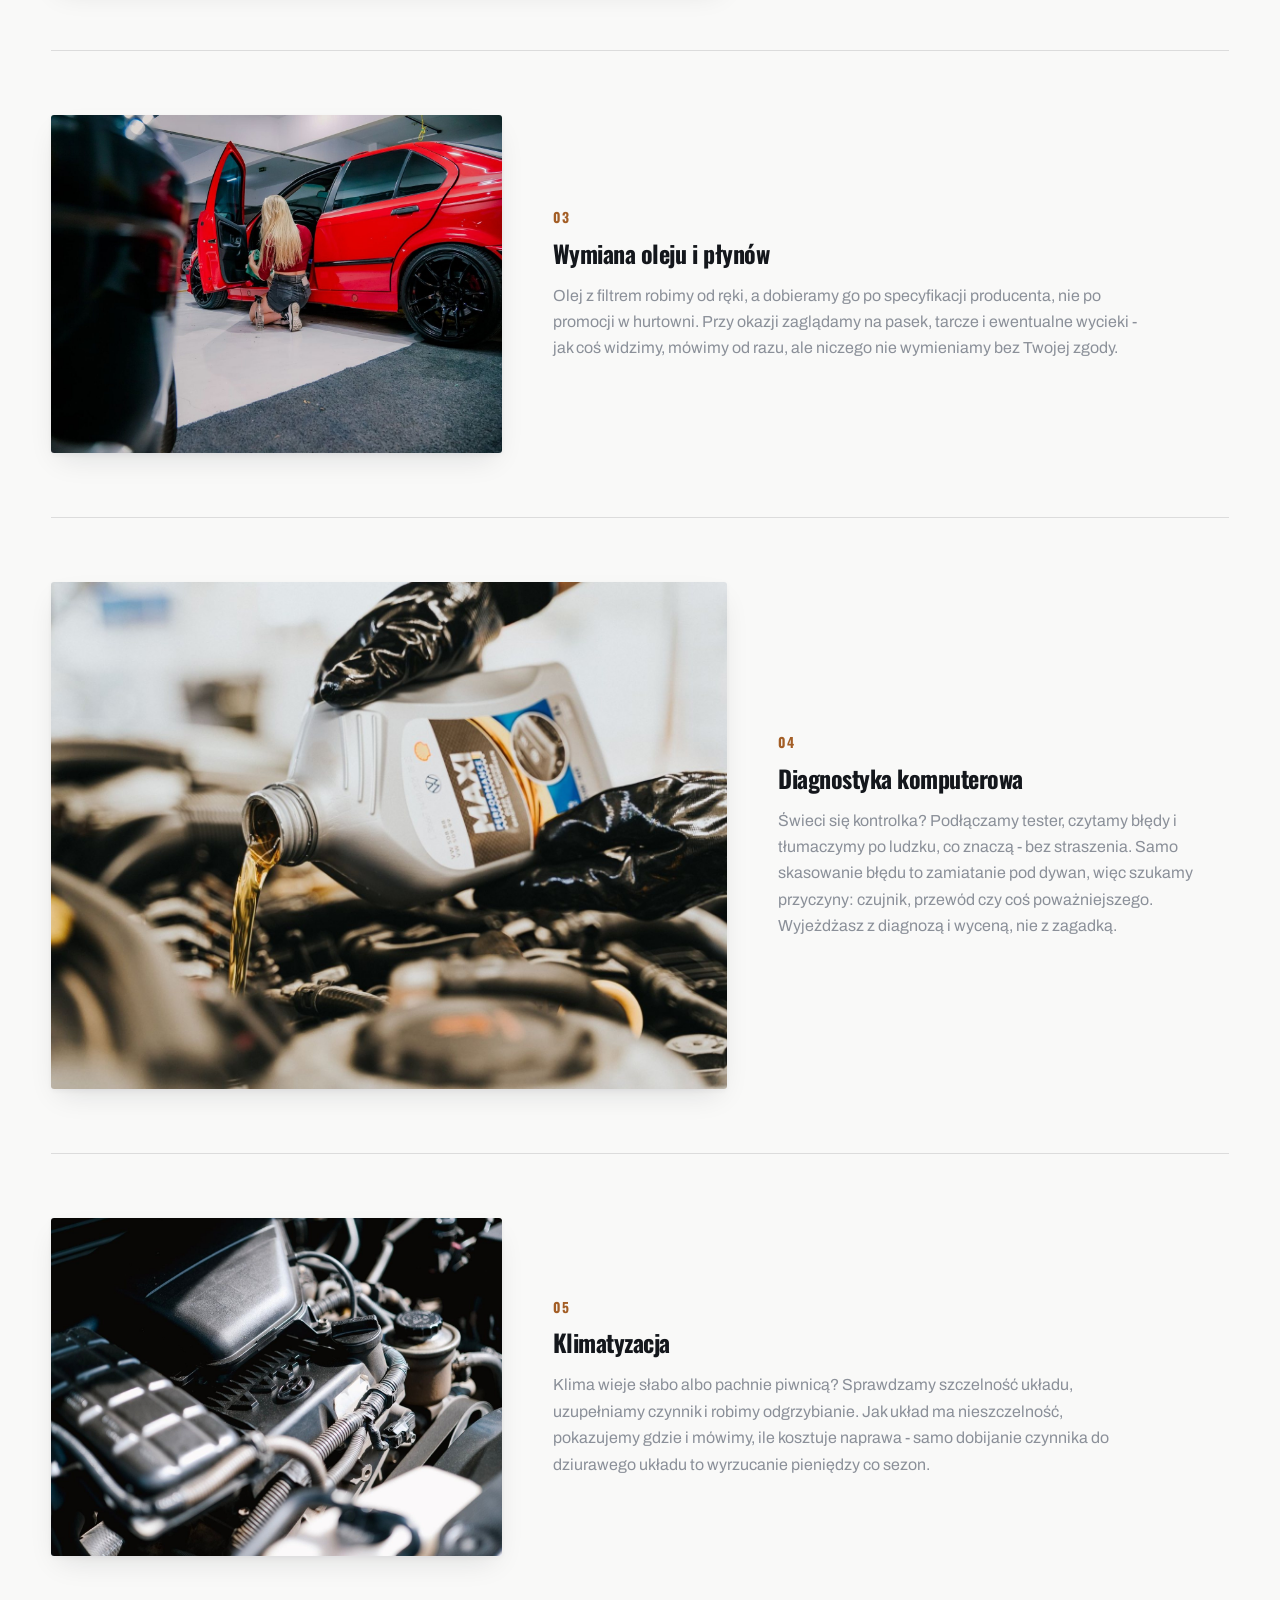
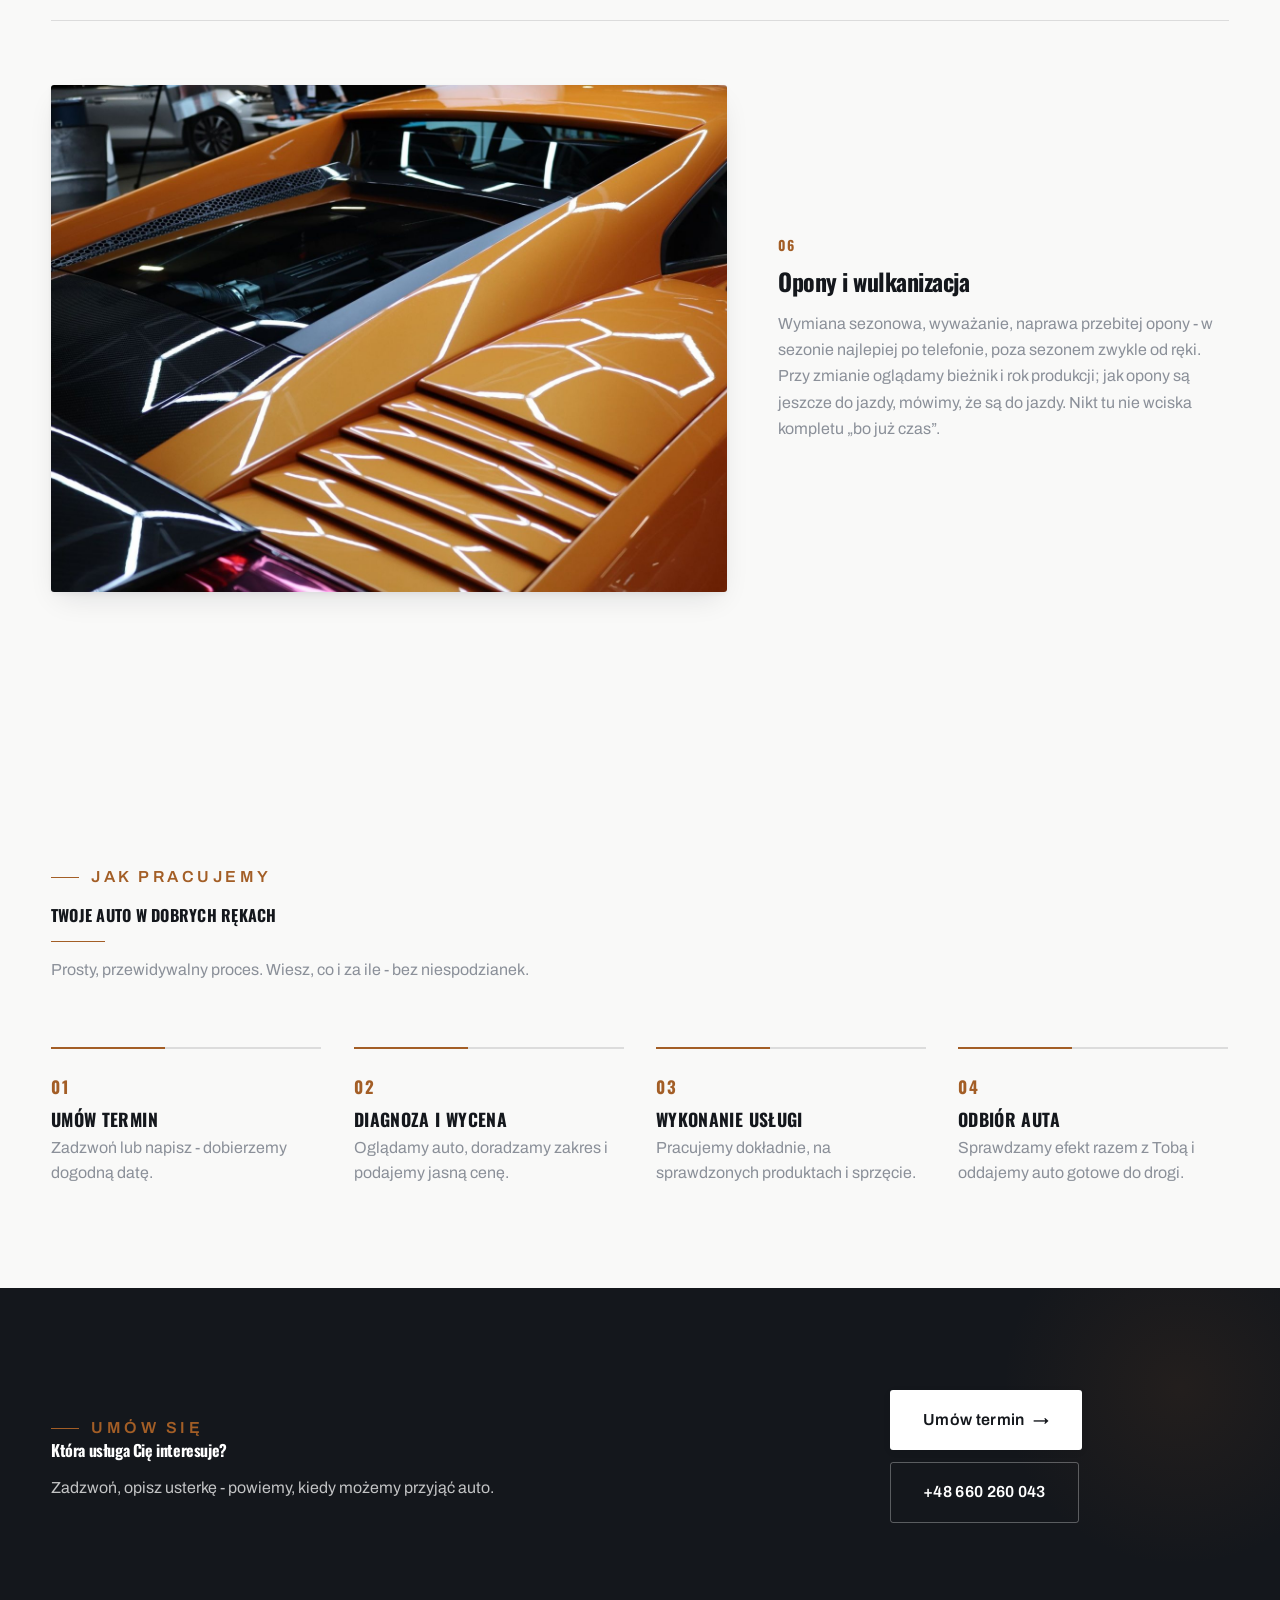
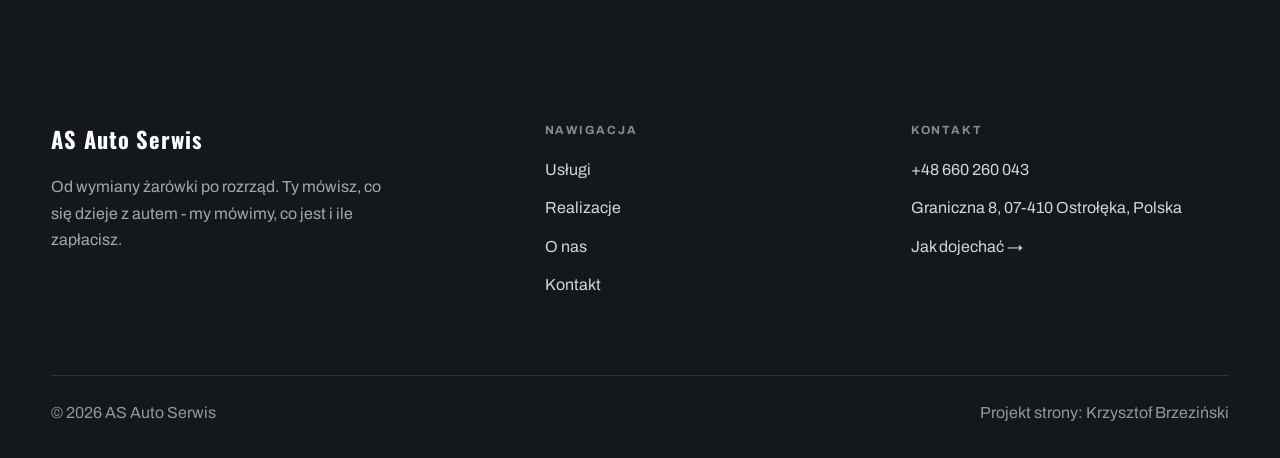
<file: oferta.html>
<!DOCTYPE html>
<html lang="pl">
<head>
<meta charset="UTF-8">
<meta name="viewport" content="width=device-width, initial-scale=1.0">
<title>Oferta - AS Auto Serwis</title>
<meta name="description" content="Mechanik Ostrołęka - od przeglądu po rozrząd. Cena przed naprawą, gwarancja na robociznę, faktura VAT albo paragon. Zadzwoń: +48 660 260 043.">
<link rel="preconnect" href="https://fonts.googleapis.com">
<link rel="preconnect" href="https://fonts.gstatic.com" crossorigin>
<link href="https://fonts.googleapis.com/css2?family=Oswald:wght@500;600;700&family=Archivo:wght@400;500;600&display=swap" rel="stylesheet">
<link rel="stylesheet" href="assets/styles.css">
</head>
<body>

<header class="nav">
  <div class="wrap nav-inner">
    <a class="brand" href="index.html"><span class="name">AS Auto Serwis</span><span class="sub">Ostrołęka</span></a>
    <nav class="nav-links">
      <a href="oferta.html" class="active">Usługi</a>
      <a href="realizacje.html">Realizacje</a>
      <a href="o-nas.html">O nas</a>
      <a href="kontakt.html">Kontakt</a>
      <a href="kontakt.html" class="btn btn-accent">Umów termin</a>
    </nav>
    <button class="nav-toggle" aria-label="Menu"><span></span><span></span><span></span></button>
  </div>
</header>

<section class="pagehead">
  <img src="img/g9.jpg" alt="AS Auto Serwis - Od oleju po rozrząd">
  <div class="wrap">
    <span class="eyebrow">Oferta</span>
    <h1>Od oleju po rozrząd</h1>
  </div>
</section>
<section>
  <div class="wrap">
    <div class="svc-row reveal">
      <div class="svc-row-art"><img src="img/g12.jpg" alt="Przeglądy okresowe" loading="lazy"></div>
      <div>
        <span class="num">01</span>
        <h3>Przeglądy okresowe</h3>
        <p class="muted">Przegląd to u nas lista punktów, nie rzut oka spod podnośnika. Sprawdzamy hamulce, zawieszenie, płyny i to, co lubi siadać w Twoim modelu. Na koniec dostajesz krótką rozpiskę: co zrobione, co pilne, co jeszcze poczeka. Bez dopisywania pozycji na siłę.</p>
      </div>
    </div>
    <div class="svc-row rev reveal">
      <div class="svc-row-art"><img src="img/g13.jpg" alt="Naprawy mechaniczne" loading="lazy"></div>
      <div>
        <span class="num">02</span>
        <h3>Naprawy mechaniczne</h3>
        <p class="muted">Zawieszenie, hamulce, rozrząd, sprzęgło - wymieniamy to, co faktycznie siadło, a nie wszystko dookoła. Przed robotą dostajesz wycenę: osobno części, osobno robocizna. Wyjdzie coś nowego w trakcie? Najpierw telefon do Ciebie, potem dalsza praca.</p>
      </div>
    </div>
    <div class="svc-row reveal">
      <div class="svc-row-art"><img src="img/g14.jpg" alt="Wymiana oleju i płynów" loading="lazy"></div>
      <div>
        <span class="num">03</span>
        <h3>Wymiana oleju i płynów</h3>
        <p class="muted">Olej z filtrem robimy od ręki, a dobieramy go po specyfikacji producenta, nie po promocji w hurtowni. Przy okazji zaglądamy na pasek, tarcze i ewentualne wycieki - jak coś widzimy, mówimy od razu, ale niczego nie wymieniamy bez Twojej zgody.</p>
      </div>
    </div>
    <div class="svc-row rev reveal">
      <div class="svc-row-art"><img src="img/g6.jpg" alt="Diagnostyka komputerowa" loading="lazy"></div>
      <div>
        <span class="num">04</span>
        <h3>Diagnostyka komputerowa</h3>
        <p class="muted">Świeci się kontrolka? Podłączamy tester, czytamy błędy i tłumaczymy po ludzku, co znaczą - bez straszenia. Samo skasowanie błędu to zamiatanie pod dywan, więc szukamy przyczyny: czujnik, przewód czy coś poważniejszego. Wyjeżdżasz z diagnozą i wyceną, nie z zagadką.</p>
      </div>
    </div>
    <div class="svc-row reveal">
      <div class="svc-row-art"><img src="img/about.jpg" alt="Klimatyzacja" loading="lazy"></div>
      <div>
        <span class="num">05</span>
        <h3>Klimatyzacja</h3>
        <p class="muted">Klima wieje słabo albo pachnie piwnicą? Sprawdzamy szczelność układu, uzupełniamy czynnik i robimy odgrzybianie. Jak układ ma nieszczelność, pokazujemy gdzie i mówimy, ile kosztuje naprawa - samo dobijanie czynnika do dziurawego układu to wyrzucanie pieniędzy co sezon.</p>
      </div>
    </div>
    <div class="svc-row rev reveal">
      <div class="svc-row-art"><img src="img/g8.jpg" alt="Opony i wulkanizacja" loading="lazy"></div>
      <div>
        <span class="num">06</span>
        <h3>Opony i wulkanizacja</h3>
        <p class="muted">Wymiana sezonowa, wyważanie, naprawa przebitej opony - w sezonie najlepiej po telefonie, poza sezonem zwykle od ręki. Przy zmianie oglądamy bieżnik i rok produkcji; jak opony są jeszcze do jazdy, mówimy, że są do jazdy. Nikt tu nie wciska kompletu „bo już czas”.</p>
      </div>
    </div>
  </div>
</section>
<section class="auto-proc">
  <div class="wrap">
    <div class="head reveal">
      <span class="eyebrow">Jak pracujemy</span>
      <h2>Twoje auto w dobrych rękach</h2>
      <p>Prosty, przewidywalny proces. Wiesz, co i za ile - bez niespodzianek.</p>
    </div>
    <ol class="auto-proc-row">
      <li class="reveal"><span class="ap-no">01</span><h3>Umów termin</h3><p>Zadzwoń lub napisz - dobierzemy dogodną datę.</p></li>
      <li class="reveal"><span class="ap-no">02</span><h3>Diagnoza i wycena</h3><p>Oglądamy auto, doradzamy zakres i podajemy jasną cenę.</p></li>
      <li class="reveal"><span class="ap-no">03</span><h3>Wykonanie usługi</h3><p>Pracujemy dokładnie, na sprawdzonych produktach i sprzęcie.</p></li>
      <li class="reveal"><span class="ap-no">04</span><h3>Odbiór auta</h3><p>Sprawdzamy efekt razem z Tobą i oddajemy auto gotowe do drogi.</p></li>
    </ol>
  </div>
</section>
<section class="cta">
  <div class="wrap">
    <div class="reveal">
      <span class="eyebrow">Umów się</span>
      <h2>Która usługa Cię interesuje?</h2>
      <p>Zadzwoń, opisz usterkę - powiemy, kiedy możemy przyjąć auto.</p>
    </div>
    <div class="cta-actions reveal">
      <a href="kontakt.html" class="btn btn-light">Umów termin <span class="arr">→</span></a>
      <a href="tel:+48660260043" class="btn btn-ghost" style="color:#fff;border-color:rgba(255,255,255,.3)">+48 660 260 043</a>
    </div>
  </div>
</section>

<footer>
  <div class="wrap">
    <div class="foot-grid">
      <div class="foot-brand">
        <div class="name">AS Auto Serwis</div>
        <p>Od wymiany żarówki po rozrząd. Ty mówisz, co się dzieje z autem - my mówimy, co jest i ile zapłacisz.</p>
      </div>
      <div class="foot-col">
        <h4>Nawigacja</h4>
        <a href="oferta.html">Usługi</a>
        <a href="realizacje.html">Realizacje</a>
        <a href="o-nas.html">O nas</a>
        <a href="kontakt.html">Kontakt</a>
      </div>
      <div class="foot-col">
        <h4>Kontakt</h4>
        <a href="tel:+48660260043">+48 660 260 043</a>
        <p>Graniczna 8, 07-410 Ostrołęka, Polska</p>
        <a href="https://maps.google.com/?cid=12374656729263909200&g_mp=CiVnb29nbGUubWFwcy5wbGFjZXMudjEuUGxhY2VzLkdldFBsYWNlEAIYBCAA" target="_blank" rel="noopener">Jak dojechać →</a>
      </div>
    </div>
    <div class="foot-bot">
      <span>© 2026 AS Auto Serwis</span>
      <span>Projekt strony: Krzysztof Brzeziński</span>
    </div>
  </div>
</footer>
<div class="sticky-reserve"><a class="sr-book" href="kontakt.html">Umów termin</a><a class="sr-call" href="tel:+48660260043" aria-label="Zadzwoń"><svg class="ico-tel" width="16" height="16" viewBox="0 0 24 24" fill="none" aria-hidden="true"><path d="M6.6 10.8a15.5 15.5 0 0 0 6.6 6.6l2.2-2.2a1 1 0 0 1 1-.24 11.4 11.4 0 0 0 3.6.58 1 1 0 0 1 1 1V20a1 1 0 0 1-1 1A17 17 0 0 1 3 4a1 1 0 0 1 1-1h3.5a1 1 0 0 1 1 1c0 1.25.2 2.46.58 3.6a1 1 0 0 1-.25 1l-2.23 2.2Z" fill="currentColor"/></svg></a></div>

<script src="assets/main.js"></script>
</body>
</html>
</file>
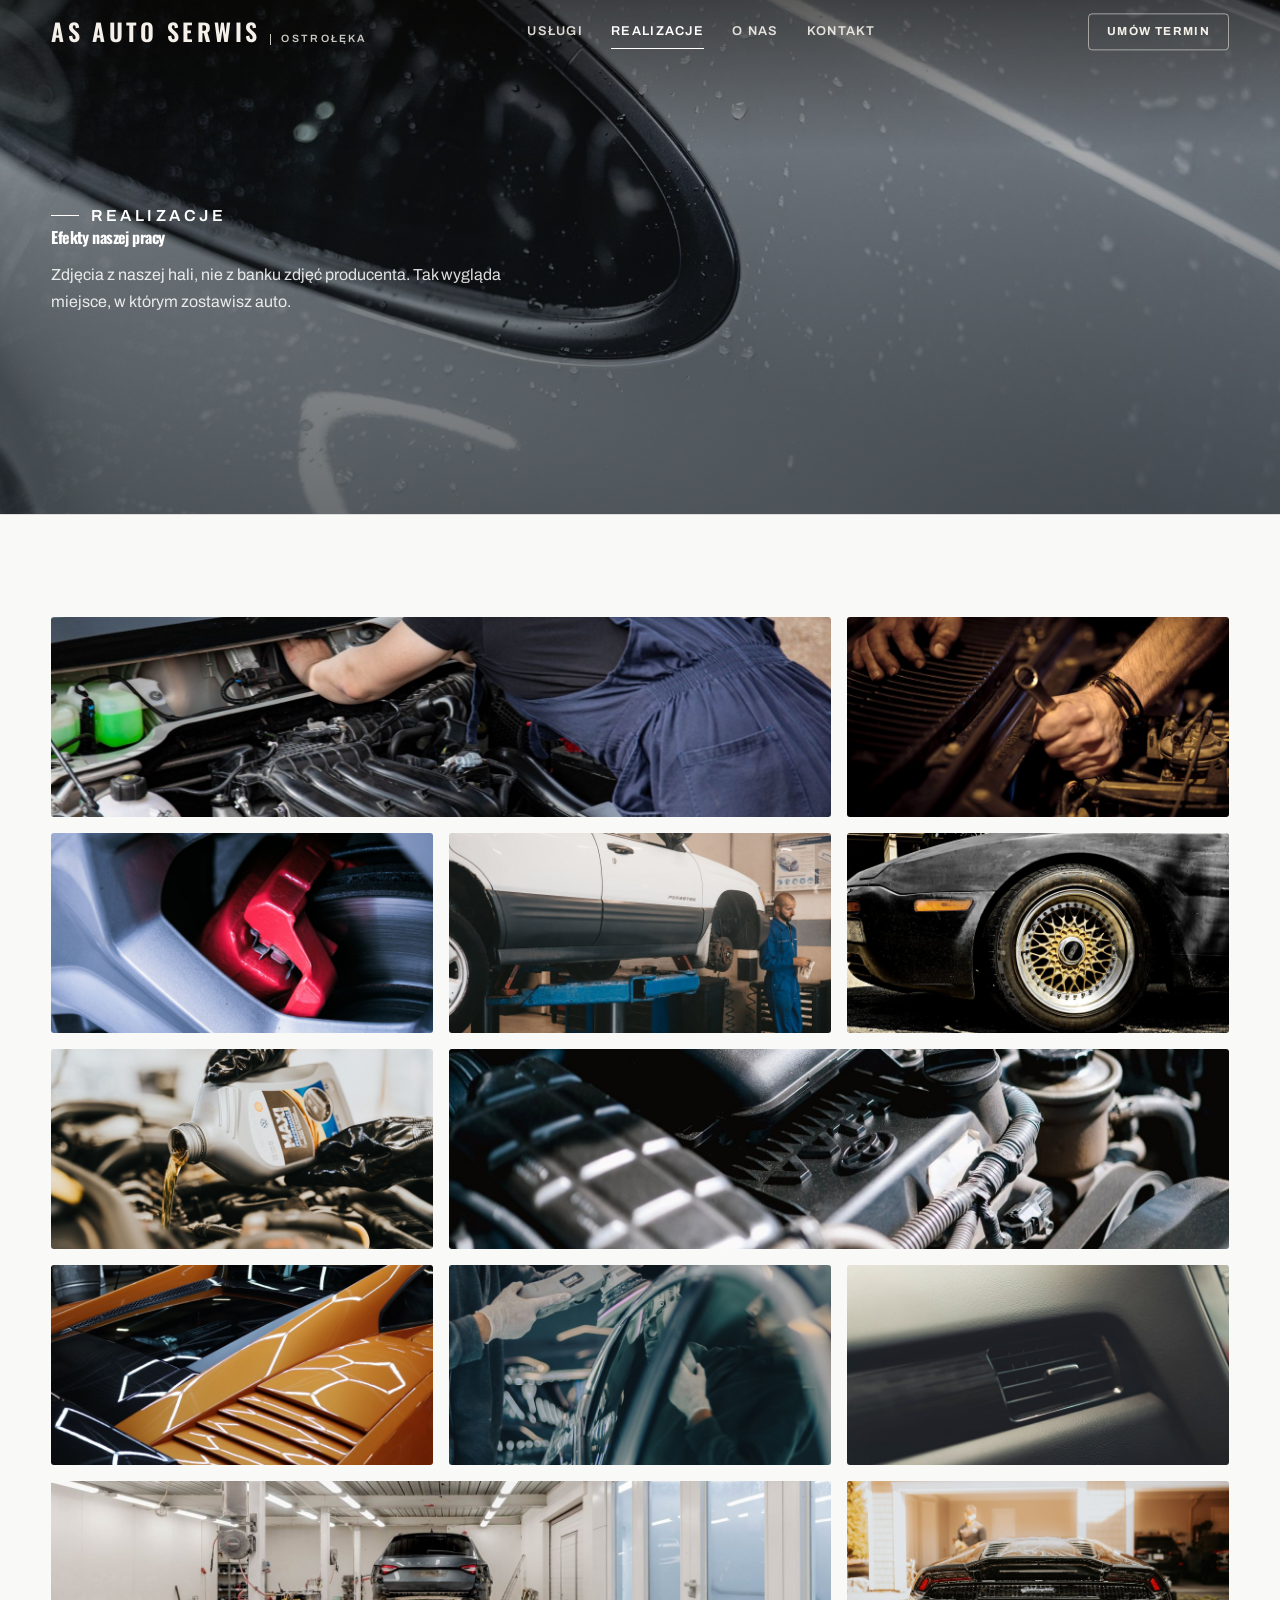
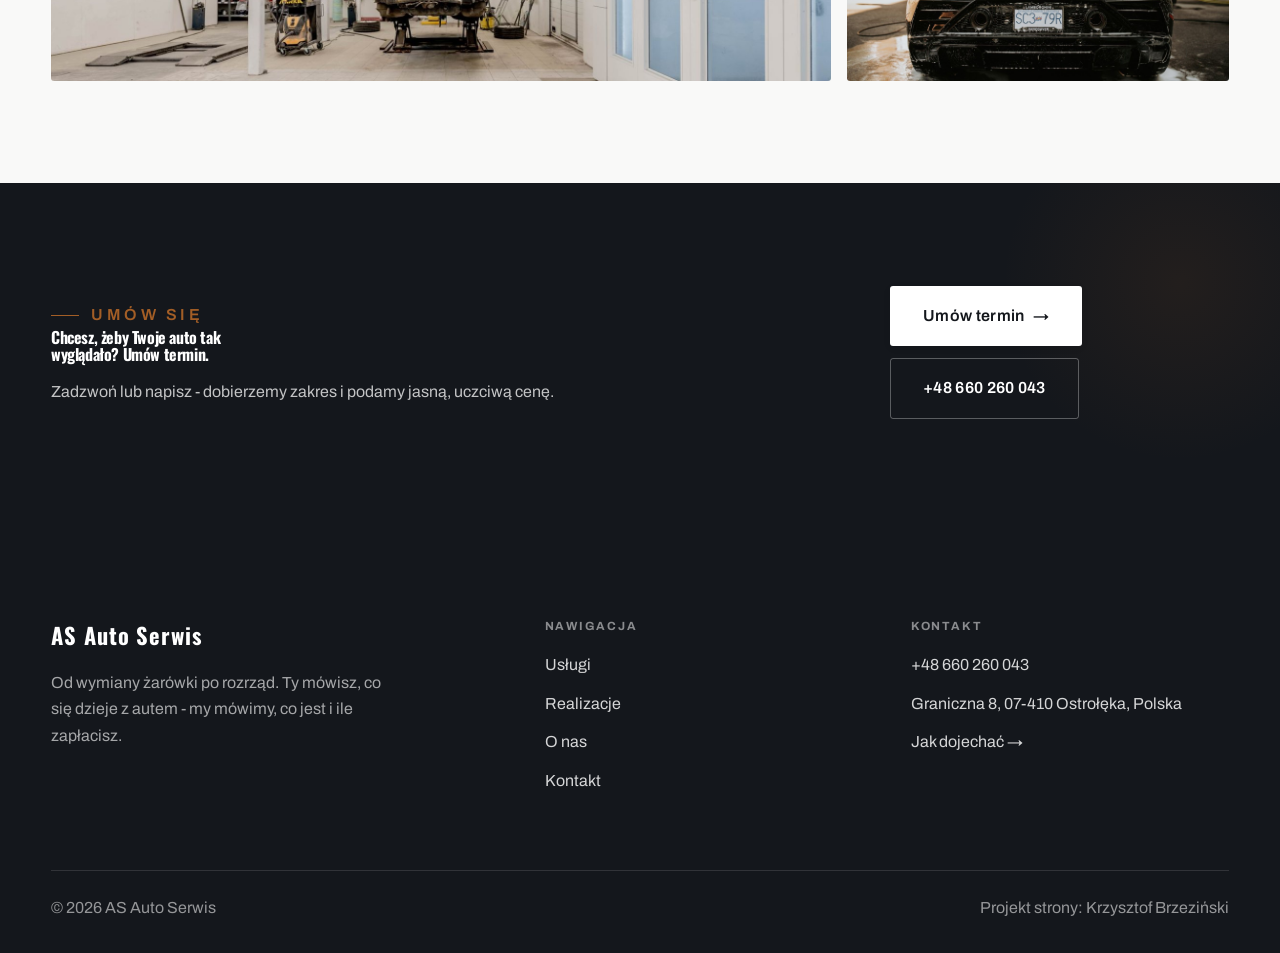
<file: realizacje.html>
<!DOCTYPE html>
<html lang="pl">
<head>
<meta charset="UTF-8">
<meta name="viewport" content="width=device-width, initial-scale=1.0">
<title>Realizacje - AS Auto Serwis</title>
<meta name="description" content="Realizacje AS Auto Serwis: Hala warsztatu, Wymiana rozrządu, Diagnostyka komputerowa, Serwis klimatyzacji, Wymiana opon">
<link rel="preconnect" href="https://fonts.googleapis.com">
<link rel="preconnect" href="https://fonts.gstatic.com" crossorigin>
<link href="https://fonts.googleapis.com/css2?family=Oswald:wght@500;600;700&family=Archivo:wght@400;500;600&display=swap" rel="stylesheet">
<link rel="stylesheet" href="assets/styles.css">
</head>
<body>

<header class="nav">
  <div class="wrap nav-inner">
    <a class="brand" href="index.html"><span class="name">AS Auto Serwis</span><span class="sub">Ostrołęka</span></a>
    <nav class="nav-links">
      <a href="oferta.html">Usługi</a>
      <a href="realizacje.html" class="active">Realizacje</a>
      <a href="o-nas.html">O nas</a>
      <a href="kontakt.html">Kontakt</a>
      <a href="kontakt.html" class="btn btn-accent">Umów termin</a>
    </nav>
    <button class="nav-toggle" aria-label="Menu"><span></span><span></span><span></span></button>
  </div>
</header>

<section class="pagehead">
  <img src="img/g11.jpg" alt="AS Auto Serwis - Efekty naszej pracy">
  <div class="wrap">
    <span class="eyebrow">Realizacje</span>
    <h1>Efekty naszej pracy</h1>
    <p>Zdjęcia z naszej hali, nie z banku zdjęć producenta. Tak wygląda miejsce, w którym zostawisz auto.</p>
  </div>
</section>
<section>
  <div class="wrap">
    <div class="gallery">
      <div class="tile t-two3 reveal"><img src="img/g1.jpg" alt="Hala warsztatu" loading="lazy"><div class="cap">Hala warsztatu</div></div>
      <div class="tile t-third reveal"><img src="img/g2.jpg" alt="Wymiana rozrządu" loading="lazy"><div class="cap">Wymiana rozrządu</div></div>
      <div class="tile t-third reveal"><img src="img/g3.jpg" alt="Diagnostyka komputerowa" loading="lazy"><div class="cap">Diagnostyka komputerowa</div></div>
      <div class="tile t-third reveal"><img src="img/g4.jpg" alt="Serwis klimatyzacji" loading="lazy"><div class="cap">Serwis klimatyzacji</div></div>
      <div class="tile t-third reveal"><img src="img/g5.jpg" alt="Wymiana opon" loading="lazy"><div class="cap">Wymiana opon</div></div>
      <div class="tile t-third reveal"><img src="img/g6.jpg" alt="Auto gotowe do odbioru" loading="lazy"><div class="cap">Auto gotowe do odbioru</div></div>
      <div class="tile t-two3 reveal"><img src="img/about.jpg" alt="AS Auto Serwis" loading="lazy"></div>
      <div class="tile t-third reveal"><img src="img/g8.jpg" alt="AS Auto Serwis" loading="lazy"></div>
      <div class="tile t-third reveal"><img src="img/g9.jpg" alt="AS Auto Serwis" loading="lazy"></div>
      <div class="tile t-third reveal"><img src="img/g10.jpg" alt="AS Auto Serwis" loading="lazy"></div>
      <div class="tile t-two3 reveal"><img src="img/g12.jpg" alt="AS Auto Serwis" loading="lazy"></div>
      <div class="tile t-third reveal"><img src="img/g13.jpg" alt="AS Auto Serwis" loading="lazy"></div>
    </div>
  </div>
</section>
<section class="cta">
  <div class="wrap">
    <div class="reveal">
      <span class="eyebrow">Umów się</span>
      <h2>Chcesz, żeby Twoje auto tak wyglądało? Umów termin.</h2>
      <p>Zadzwoń lub napisz - dobierzemy zakres i podamy jasną, uczciwą cenę.</p>
    </div>
    <div class="cta-actions reveal">
      <a href="kontakt.html" class="btn btn-light">Umów termin <span class="arr">→</span></a>
      <a href="tel:+48660260043" class="btn btn-ghost" style="color:#fff;border-color:rgba(255,255,255,.3)">+48 660 260 043</a>
    </div>
  </div>
</section>

<footer>
  <div class="wrap">
    <div class="foot-grid">
      <div class="foot-brand">
        <div class="name">AS Auto Serwis</div>
        <p>Od wymiany żarówki po rozrząd. Ty mówisz, co się dzieje z autem - my mówimy, co jest i ile zapłacisz.</p>
      </div>
      <div class="foot-col">
        <h4>Nawigacja</h4>
        <a href="oferta.html">Usługi</a>
        <a href="realizacje.html">Realizacje</a>
        <a href="o-nas.html">O nas</a>
        <a href="kontakt.html">Kontakt</a>
      </div>
      <div class="foot-col">
        <h4>Kontakt</h4>
        <a href="tel:+48660260043">+48 660 260 043</a>
        <p>Graniczna 8, 07-410 Ostrołęka, Polska</p>
        <a href="https://maps.google.com/?cid=12374656729263909200&g_mp=CiVnb29nbGUubWFwcy5wbGFjZXMudjEuUGxhY2VzLkdldFBsYWNlEAIYBCAA" target="_blank" rel="noopener">Jak dojechać →</a>
      </div>
    </div>
    <div class="foot-bot">
      <span>© 2026 AS Auto Serwis</span>
      <span>Projekt strony: Krzysztof Brzeziński</span>
    </div>
  </div>
</footer>
<div class="sticky-reserve"><a class="sr-book" href="kontakt.html">Umów termin</a><a class="sr-call" href="tel:+48660260043" aria-label="Zadzwoń"><svg class="ico-tel" width="16" height="16" viewBox="0 0 24 24" fill="none" aria-hidden="true"><path d="M6.6 10.8a15.5 15.5 0 0 0 6.6 6.6l2.2-2.2a1 1 0 0 1 1-.24 11.4 11.4 0 0 0 3.6.58 1 1 0 0 1 1 1V20a1 1 0 0 1-1 1A17 17 0 0 1 3 4a1 1 0 0 1 1-1h3.5a1 1 0 0 1 1 1c0 1.25.2 2.46.58 3.6a1 1 0 0 1-.25 1l-2.23 2.2Z" fill="currentColor"/></svg></a></div>

<script src="assets/main.js"></script>
</body>
</html>
</file>
<file: assets/styles.css>
/* ============================================================
   STOLBASZ — premium, architektoniczny B2B fit-out
   Jasna paleta, zero brązu. System wg premium-web-craft.
   Projekt strony: Krzysztof Brzeziński
   ============================================================ */

:root{
  /* PALETA — jasna, architektoniczna, chłodna */
  --paper:#f4f5f7;          /* główne tło */
  --paper-2:#e7e9ee;        /* sekcje alternatywne (chłodny jasny szary) */
  --paper-3:#e7e9ee;        /* delikatne wypełnienia */
  --ink:#14171c;            /* tekst główny — chłodny grafit */
  --ink-soft:#1f242c;       /* nagłówki drugorzędne */
  --muted:#8b9099;          /* tekst poboczny */
  --line:rgba(20,23,28,.12);/* hairline */
  --accent:#c8a04a;         /* stonowany petrol-slate — jedyny akcent */
  --accent-d:#9a7a31;
  --accent-soft:rgba(200,160,74,.10);
  --dark:#14171c;           /* sekcje ciemne (stopka/CTA) */

  /* ODSTĘPY — skala 4/8 */
  --space-1:4px; --space-2:8px; --space-3:12px; --space-4:16px; --space-5:24px;
  --space-6:32px; --space-7:48px; --space-8:64px; --space-9:96px; --space-10:128px;

  /* TYPOGRAFIA — fluid clamp() */
  --text-sm:clamp(.82rem,.8rem+.1vw,.9rem);
  --text-base:clamp(1rem,.97rem+.15vw,1.1rem);
  --text-lg:clamp(1.12rem,1.05rem+.3vw,1.3rem);
  --text-h3:clamp(1.2rem,1.1rem+.5vw,1.5rem);
  --text-h2:clamp(1.9rem,1.5rem+1.9vw,2.8rem);
  --text-h1:clamp(2.6rem,1.9rem+3.6vw,4.6rem);

  /* PROMIENIE — architektoniczne, raczej ostre */
  --r-sm:3px; --r-md:6px; --r-lg:10px;

  /* RUCH */
  --ease:cubic-bezier(.25,.46,.45,.94); --dur:.24s;

  /* CIENIE — miękkie, warstwowe */
  --sh-sm:0 1px 2px rgba(16,24,32,.04), 0 2px 8px rgba(16,24,32,.05);
  --sh-md:0 2px 6px rgba(16,24,32,.05), 0 12px 28px -8px rgba(16,24,32,.12);
  --sh-lg:0 6px 14px rgba(16,24,32,.07), 0 26px 56px -18px rgba(16,24,32,.22);

  --hairline:1px solid var(--line);

  --font-display:'Oswald','Archivo',sans-serif;
  --font-body:'Archivo',sans-serif;
}

*{box-sizing:border-box;margin:0;padding:0}
html{scroll-behavior:smooth}
body{
  font-family:var(--font-body);
  font-size:var(--text-base);
  line-height:1.65;
  color:var(--ink);
  background:var(--paper);
  -webkit-font-smoothing:antialiased;
  text-rendering:optimizeLegibility;
}
img{max-width:100%;display:block}
a{color:inherit;text-decoration:none}

.wrap{width:min(92%,1180px);margin-inline:auto}
section{padding-block:clamp(52px,6.5vw,96px)}

h1,h2,h3{font-family:var(--font-display);font-weight:700;line-height:1.08;letter-spacing:-.02em;color:var(--ink)}
h1{font-size:var(--text-h1);letter-spacing:-.035em}
h2{font-size:var(--text-h2);letter-spacing:-.025em}
h3{font-size:var(--text-h3)}
p{max-width:65ch}

.eyebrow{
  font-family:var(--font-body);
  font-size:var(--text-sm);
  font-weight:600;
  letter-spacing:.18em;
  text-transform:uppercase;
  color:var(--accent);
  display:inline-flex;align-items:center;gap:var(--space-3);
}
.eyebrow::before{content:"";width:28px;height:1px;background:var(--accent);display:inline-block}

.muted{color:var(--muted)}
.lead{font-size:var(--text-lg);line-height:1.55;color:var(--ink-soft);max-width:50ch}

/* ---------- BUTTONS ---------- */
.btn{
  display:inline-flex;align-items:center;gap:var(--space-2);
  font-weight:600;font-size:var(--text-sm);letter-spacing:.02em;
  padding:var(--space-4) var(--space-6);
  border-radius:var(--r-sm);
  transition:transform var(--dur) var(--ease),box-shadow var(--dur) var(--ease),background var(--dur) var(--ease);
  cursor:pointer;border:1px solid transparent;
}
.btn-accent{background:var(--accent);color:#fff;box-shadow:var(--sh-sm)}
.btn-accent:hover{background:var(--accent-d);transform:translateY(-2px);box-shadow:var(--sh-md)}
.btn-accent:active{transform:translateY(0);box-shadow:var(--sh-sm)}
.btn-ghost{background:transparent;color:var(--ink);border-color:var(--line)}
.btn-ghost:hover{border-color:var(--accent);color:var(--accent);transform:translateY(-2px)}
.btn-light{background:#fff;color:var(--ink);box-shadow:var(--sh-sm)}
.btn-light:hover{transform:translateY(-2px);box-shadow:var(--sh-md)}
.btn .arr{transition:transform var(--dur) var(--ease)}
.btn:hover .arr{transform:translateX(4px)}

/* ---------- NAV ---------- */
.nav{
  position:sticky;top:0;z-index:50;
  background:color-mix(in srgb,var(--paper) 88%,transparent);
  backdrop-filter:saturate(140%) blur(10px);
  border-bottom:var(--hairline);
}
.nav-inner{display:flex;align-items:center;justify-content:space-between;height:72px}
.brand{display:flex;flex-direction:column;line-height:1}
.brand .name{font-family:var(--font-display);font-weight:800;font-size:1.35rem;letter-spacing:.04em}
.brand .sub{font-size:.62rem;letter-spacing:.34em;text-transform:uppercase;color:var(--muted);margin-top:5px}
.nav-links{display:flex;align-items:center;gap:var(--space-6)}
.nav-links a{font-size:var(--text-sm);font-weight:500;color:var(--ink-soft);position:relative;padding-block:4px;transition:color var(--dur) var(--ease)}
.nav-links a::after{content:"";position:absolute;left:0;bottom:0;width:0;height:1.5px;background:var(--accent);transition:width var(--dur) var(--ease)}
.nav-links a:hover,.nav-links a.active{color:var(--ink)}
.nav-links a:hover::after,.nav-links a.active::after{width:100%}
.nav-links .btn{padding:var(--space-2) var(--space-5)}
/* przyciski w nav: właściwy kolor (przebij .nav-links a) + bez podkreślenia */
.nav-links a.btn-accent{color:#fff}
.nav-links a.btn-ghost,.nav-links a.btn-light{color:var(--ink)}
.nav-links a.btn::after{display:none}
.nav-toggle{display:none;background:none;border:none;cursor:pointer;flex-direction:column;gap:5px;padding:8px}
.nav-toggle span{width:24px;height:2px;background:var(--ink);transition:var(--dur)}

/* ---------- HERO (split) ---------- */
.hero{position:relative;overflow:hidden;border-bottom:var(--hairline)}
.hero-grid{display:grid;grid-template-columns:1.05fr .95fr;gap:clamp(24px,4vw,60px);align-items:center;
  padding-block:clamp(36px,4.5vw,64px)}
.hero-copy .eyebrow{margin-bottom:var(--space-5)}
.hero-copy h1{margin-bottom:var(--space-5)}
.hero-copy .lead{margin-bottom:var(--space-7)}
.hero-actions{display:flex;flex-wrap:wrap;gap:var(--space-4)}
.hero-art{position:relative;aspect-ratio:4/3;border-radius:var(--r-lg);overflow:hidden;box-shadow:var(--sh-lg)}
.hero-art img{width:100%;height:100%;object-fit:cover}
.hero-art::after{content:"";position:absolute;inset:0;background:linear-gradient(180deg,transparent 55%,rgba(18,24,28,.28))}
.hero-badge{position:absolute;left:var(--space-5);bottom:var(--space-5);z-index:2;
  background:rgba(252,252,251,.94);backdrop-filter:blur(4px);
  border-radius:var(--r-md);padding:var(--space-4) var(--space-5);box-shadow:var(--sh-md);max-width:78%}
.hero-badge strong{display:block;font-family:var(--font-display);font-size:1rem;letter-spacing:-.01em}
.hero-badge span{font-size:var(--text-sm);color:var(--muted)}

/* ---------- HERO duży / kinowy (strona główna) ---------- */
.hero-cine{position:relative;min-height:clamp(560px,82vh,840px);min-height:clamp(560px,82svh,840px);display:flex;align-items:center;overflow:hidden;border-bottom:var(--hairline)}
.hero-cine>img{position:absolute;inset:0;width:100%;height:100%;object-fit:cover;z-index:0}
.hero-cine::after{content:"";position:absolute;inset:0;z-index:1;
  background:linear-gradient(95deg,rgba(13,18,23,.86) 0%,rgba(13,18,23,.64) 32%,rgba(13,18,23,.24) 62%,rgba(13,18,23,.04) 100%)}
.hero-cine .wrap{position:relative;z-index:2;padding-block:var(--space-8)}
.hero-cine .hero-copy{max-width:660px}
.hero-cine .eyebrow{color:#fff;margin-bottom:var(--space-5)}
.hero-cine .eyebrow::before{background:#fff}
.hero-cine h1{color:#fff;margin-bottom:var(--space-5);font-size:clamp(2.9rem,2rem+4.4vw,5.2rem)}
.hero-cine .lead{color:rgba(255,255,255,.92);max-width:48ch;margin-bottom:var(--space-7)}
.hero-cine .hero-actions{display:flex;flex-wrap:wrap;gap:var(--space-4)}
@media(max-width:680px){
  .hero-cine{min-height:clamp(520px,76vh,640px);min-height:clamp(520px,76svh,640px);align-items:flex-end}
  .hero-cine::after{background:linear-gradient(0deg,rgba(13,18,23,.9) 6%,rgba(13,18,23,.45) 55%,rgba(13,18,23,.25) 100%)}
  .hero-cine .wrap{padding-bottom:var(--space-9)}
}

/* full-bleed hero variant (podstrony) */
.pagehead{position:relative;min-height:46vh;min-height:46svh;display:flex;align-items:flex-end;overflow:hidden;border-bottom:var(--hairline)}
.pagehead img{position:absolute;inset:0;width:100%;height:100%;object-fit:cover}
.pagehead::after{content:"";position:absolute;inset:0;background:linear-gradient(180deg,rgba(18,24,28,.25),rgba(18,24,28,.62))}
.pagehead .wrap{position:relative;z-index:2;padding-block:var(--space-9);color:#fff}
.pagehead h1{color:#fff;max-width:18ch}
.pagehead .eyebrow{color:#fff}
.pagehead .eyebrow::before{background:#fff}
.pagehead p{color:rgba(255,255,255,.86);margin-top:var(--space-4);max-width:54ch}

/* ---------- STRIP (pasek skrótów / liczby) ---------- */
.strip{background:var(--dark);color:#fff}
.strip .wrap{display:grid;grid-template-columns:repeat(4,1fr);gap:var(--space-6);padding-block:var(--space-8)}
.strip .item .k{font-family:var(--font-display);font-size:clamp(1.6rem,1.2rem+1.4vw,2.4rem);font-weight:800;letter-spacing:-.02em;color:#fff}
.strip .item .v{font-size:var(--text-sm);color:rgba(255,255,255,.66);margin-top:var(--space-2);line-height:1.45}
.strip .item{border-left:2px solid var(--accent);padding-left:var(--space-5)}

/* ---------- SECTION HEAD ---------- */
.head{max-width:48rem;margin-bottom:var(--space-8)}
.head.center{margin-inline:auto;text-align:center}
.head .eyebrow{margin-bottom:var(--space-4)}
.head h2{margin-bottom:var(--space-4)}
.head p{color:var(--muted);font-size:var(--text-lg);line-height:1.55}
.head.center p{margin-inline:auto}

/* ---------- INTRO SPLIT ---------- */
.split{display:grid;grid-template-columns:.92fr 1.08fr;gap:clamp(28px,5vw,80px);align-items:center}
.split.rev{grid-template-columns:1.08fr .92fr}
.split.rev .split-art{order:-1}
.split-art{position:relative;aspect-ratio:5/4;border-radius:var(--r-lg);overflow:hidden;box-shadow:var(--sh-lg)}
.split-art img{width:100%;height:100%;object-fit:cover}
.split-copy h2{margin-bottom:var(--space-5)}
.split-copy p+p{margin-top:var(--space-4)}
.split-copy .btn{margin-top:var(--space-6)}

/* ---------- SERVICES (zakres) ---------- */
.svc-grid{display:grid;grid-template-columns:repeat(auto-fit,minmax(280px,1fr));gap:var(--space-5)}
.svc{background:#fff;border:var(--hairline);border-radius:var(--r-md);padding:var(--space-7) var(--space-6);
  transition:transform var(--dur) var(--ease),box-shadow var(--dur) var(--ease),border-color var(--dur) var(--ease);
  position:relative;overflow:hidden}
.svc::before{content:"";position:absolute;left:0;top:0;width:3px;height:0;background:var(--accent);transition:height var(--dur) var(--ease)}
.svc:hover{transform:translateY(-4px);box-shadow:var(--sh-md);border-color:transparent}
.svc:hover::before{height:100%}
.svc .ic{font-family:var(--font-display);font-size:.8rem;font-weight:700;letter-spacing:.12em;color:var(--accent);margin-bottom:var(--space-4)}
.svc h3{margin-bottom:var(--space-3);font-size:1.22rem}
.svc p{color:var(--muted);font-size:var(--text-base);line-height:1.6}

/* big detailed service rows */
.svc-row{display:grid;grid-template-columns:.8fr 1.2fr;gap:clamp(20px,4vw,60px);align-items:center;padding-block:var(--space-8)}
.svc-row+.svc-row{border-top:var(--hairline)}
.svc-row.rev{grid-template-columns:1.2fr .8fr}
.svc-row.rev .svc-row-art{order:-1}
.svc-row-art{aspect-ratio:4/3;border-radius:var(--r-md);overflow:hidden;box-shadow:var(--sh-md)}
.svc-row-art img{width:100%;height:100%;object-fit:cover}
.svc-row h3{font-size:1.5rem;margin-bottom:var(--space-4)}
.svc-row .num{font-family:var(--font-display);font-size:.85rem;font-weight:700;letter-spacing:.14em;color:var(--accent);display:block;margin-bottom:var(--space-3)}
.svc-row ul{list-style:none;margin-top:var(--space-4);display:flex;flex-direction:column;gap:var(--space-2)}
.svc-row li{position:relative;padding-left:var(--space-5);color:var(--muted);font-size:var(--text-base)}
.svc-row li::before{content:"";position:absolute;left:0;top:.62em;width:8px;height:1px;background:var(--accent)}

/* ---------- GALLERY (realizacje) ---------- */
.gallery{display:grid;grid-template-columns:repeat(12,1fr);gap:var(--space-4);grid-auto-rows:200px}
/* GALERIA MASONRY — pionowe zdjęcia (portrety beauty/wellness) bez przycinania: kolumny, height auto */
.gallery-masonry{column-count:3;column-gap:var(--space-4)}
@media(max-width:900px){.gallery-masonry{column-count:2}}
@media(max-width:560px){.gallery-masonry{column-count:1}}
.gallery-masonry .m-tile{break-inside:avoid;margin:0 0 var(--space-4);padding:0;position:relative;overflow:hidden;border-radius:var(--r-md);border:1px solid var(--line)}
.gallery-masonry .m-tile img{width:100%;height:auto;display:block}
.gallery-masonry .m-tile .cap{position:absolute;left:0;right:0;bottom:0;padding:var(--space-4);color:#fff;background:linear-gradient(0deg,rgba(0,0,0,.55),transparent);font-size:var(--text-sm)}
.gallery-masonry .m-tile .cap small{display:block;font-weight:400;opacity:.78;letter-spacing:.04em;text-transform:uppercase;font-size:.66rem;margin-top:3px}
.tile{position:relative;overflow:hidden;border-radius:var(--r-md);box-shadow:var(--sh-sm);
  transition:transform var(--dur) var(--ease),box-shadow var(--dur) var(--ease)}
.tile img{width:100%;height:100%;object-fit:cover;transition:transform .6s var(--ease)}
.tile:hover{box-shadow:var(--sh-md)}
.tile:hover img{transform:scale(1.05)}
.tile .cap{position:absolute;left:0;right:0;bottom:0;padding:var(--space-5) var(--space-4) var(--space-4);
  background:linear-gradient(transparent,rgba(18,24,28,.78));color:#fff;
  font-size:var(--text-sm);font-weight:600;letter-spacing:.01em;
  opacity:0;transform:translateY(8px);transition:var(--dur) var(--ease)}
.tile:hover .cap{opacity:1;transform:translateY(0)}
.tile .cap small{display:block;font-weight:400;opacity:.78;letter-spacing:.04em;text-transform:uppercase;font-size:.66rem;margin-top:3px}
/* bento spans */
.t-wide{grid-column:span 6}
.t-tall{grid-column:span 6;grid-row:span 2}
.t-std{grid-column:span 6}
.t-third{grid-column:span 4}
.t-two3{grid-column:span 8}

/* ---------- TRUST / WIARYGODNOŚĆ ---------- */
.trust{background:var(--paper-2)}
.trust-grid{display:grid;grid-template-columns:repeat(auto-fit,minmax(240px,1fr));gap:var(--space-5);margin-top:var(--space-7)}
.trust-card{background:#fff;border-radius:var(--r-md);padding:var(--space-7) var(--space-6);box-shadow:var(--sh-sm);border-top:3px solid var(--accent)}
.trust-card .big{font-family:var(--font-display);font-size:clamp(1.8rem,1.3rem+1.6vw,2.6rem);font-weight:800;letter-spacing:-.02em;color:var(--ink);line-height:1}
.trust-card h3{font-size:1.12rem;margin:var(--space-3) 0 var(--space-2)}
.trust-card p{color:var(--muted);font-size:var(--text-base);line-height:1.55}

/* ---------- CTA band ---------- */
.cta{background:var(--dark);color:#fff;position:relative;overflow:hidden}
.cta .wrap{display:grid;grid-template-columns:1.4fr .6fr;gap:var(--space-7);align-items:center;position:relative;z-index:2}
.cta h2{color:#fff;max-width:20ch}
.cta p{color:rgba(255,255,255,.74);margin-top:var(--space-4)}
.cta-actions{display:flex;flex-direction:column;gap:var(--space-3);align-items:flex-start}
.cta::before{content:"";position:absolute;right:-80px;top:-80px;width:360px;height:360px;border-radius:50%;
  background:radial-gradient(circle,var(--accent-soft),transparent 70%)}

/* ---------- CONTACT ---------- */
.contact-grid{display:grid;grid-template-columns:.85fr 1.15fr;gap:clamp(28px,4vw,56px);align-items:start}
.info-list{display:flex;flex-direction:column;gap:var(--space-2)}
.info-row{display:flex;gap:var(--space-4);align-items:flex-start;padding-block:var(--space-4);border-bottom:var(--hairline)}
.info-row .ic{flex:none;width:42px;height:42px;display:grid;place-items:center;border-radius:50%;
  background:var(--accent-soft);color:var(--accent);font-size:1.05rem}
.info-row .lbl{font-size:.72rem;letter-spacing:.14em;text-transform:uppercase;color:var(--muted)}
.info-row .val{font-weight:600;font-size:var(--text-base);margin-top:2px}
.info-row a.val:hover{color:var(--accent)}
.map{border:none;border-radius:var(--r-lg);box-shadow:var(--sh-md);width:100%;height:100%;min-height:380px;filter:grayscale(.2) contrast(1.02)}
.form{background:#fff;border:var(--hairline);border-radius:var(--r-lg);padding:clamp(24px,3vw,40px);box-shadow:var(--sh-sm)}
.form .fld{margin-bottom:var(--space-5)}
.form label{display:block;font-size:var(--text-sm);font-weight:600;margin-bottom:var(--space-2)}
.form input,.form textarea{width:100%;font-family:inherit;font-size:var(--text-base);color:var(--ink);
  padding:var(--space-4);border:var(--hairline);border-radius:var(--r-sm);background:var(--paper);transition:border-color var(--dur)}
.form input:focus,.form textarea:focus{outline:none;border-color:var(--accent);background:#fff}
.form textarea{resize:vertical;min-height:120px}
.form .note{font-size:var(--text-sm);color:var(--muted);margin-top:var(--space-3)}

/* ---------- FOOTER ---------- */
footer{background:var(--dark);color:#fff;padding-block:var(--space-9) var(--space-6)}
.foot-grid{display:grid;grid-template-columns:1.4fr 1fr 1fr;gap:var(--space-7);margin-bottom:var(--space-8)}
.foot-brand .name{font-family:var(--font-display);font-weight:800;font-size:1.4rem;letter-spacing:.04em}
.foot-brand p{color:rgba(255,255,255,.62);margin-top:var(--space-4);font-size:var(--text-base);max-width:38ch}
.foot-col h4{font-size:.74rem;letter-spacing:.16em;text-transform:uppercase;color:rgba(255,255,255,.5);margin-bottom:var(--space-4)}
.foot-col a,.foot-col p{display:block;color:rgba(255,255,255,.82);font-size:var(--text-base);margin-bottom:var(--space-3)}
.foot-col a:hover{color:#fff}
.foot-bot{border-top:1px solid rgba(255,255,255,.12);padding-top:var(--space-5);display:flex;justify-content:space-between;flex-wrap:wrap;gap:var(--space-3);
  font-size:var(--text-sm);color:rgba(255,255,255,.55)}
.foot-bot a:hover{color:#fff}

/* ---------- REVEAL ---------- */
.reveal{opacity:0;transform:translateY(22px);transition:opacity .6s var(--ease),transform .6s var(--ease)}
.reveal.in{opacity:1;transform:none}

/* ---------- RESPONSIVE ---------- */
@media(max-width:920px){
  .hero-grid,.split,.split.rev,.svc-row,.svc-row.rev,.cta .wrap,.contact-grid,.foot-grid{grid-template-columns:1fr}
  .split.rev .split-art,.svc-row.rev .svc-row-art{order:0}
  .hero-art{aspect-ratio:16/10;max-height:420px}
  .strip .wrap{grid-template-columns:repeat(2,1fr);gap:var(--space-7)}
  .gallery{grid-auto-rows:180px}
  .t-wide,.t-tall,.t-std,.t-third,.t-two3{grid-column:span 6}
  .t-tall{grid-row:span 1}
  .cta-actions{flex-direction:row;flex-wrap:wrap}
  .foot-grid{gap:var(--space-6)}
}
@media(max-width:680px){
  .nav-links{position:fixed;inset:72px 0 auto 0;background:var(--paper);flex-direction:column;align-items:stretch;
    gap:0;padding:var(--space-4) 6%;border-bottom:var(--hairline);box-shadow:var(--sh-md);
    transform:translateY(-120%);transition:transform var(--dur) var(--ease)}
  .nav-links.open{transform:translateY(0)}
  .nav-links a{padding-block:var(--space-4);border-bottom:var(--hairline)}
  .nav-links .btn{margin-top:var(--space-3);justify-content:center}
  .nav-toggle{display:flex}
  .strip .wrap{grid-template-columns:1fr}
  .gallery{grid-template-columns:repeat(6,1fr)}
  .foot-grid{grid-template-columns:1fr}
}
@media(prefers-reduced-motion:reduce){
  *{animation-duration:.01ms!important;transition:none!important}
  .reveal{opacity:1!important;transform:none!important}
  html{scroll-behavior:auto}
}

/* ============================================================
   PREMIUM LAYER — destylat deep-researchu branż (anty-AI, spokój).
   Zmienne STOLBASZ (--accent/--ink/--paper/--line/--dark). Ruch ledwo
   zauważalny, krzywa cubic-bezier(.16,.84,.44,1); prefers-reduced-motion
   pokryte blanketem wyżej. Karty hairline zamiast cieni = #1 sygnał „nie-AI".
   ============================================================ */

/* więcej oddechu między sekcjami (liderzy: 110-130px) */
section{padding-block:clamp(64px,8vw,128px)}

/* 1) Aksamitny reveal — dłuższa, miękka krzywa zamiast „skoku" */
.reveal{transition:opacity .9s cubic-bezier(.16,.84,.44,1),transform .9s cubic-bezier(.16,.84,.44,1);will-change:opacity,transform}
/* stagger TYLKO w galerii (tam pozycja = porządek dzieci) */
.gallery .reveal:nth-child(2){transition-delay:.07s}
.gallery .reveal:nth-child(3){transition-delay:.14s}
.gallery .reveal:nth-child(4){transition-delay:.21s}
.gallery .reveal:nth-child(5){transition-delay:.28s}
.gallery .reveal:nth-child(6){transition-delay:.35s}

/* 2) Hero STATYCZNY na .hero-cine — Ken Burns CAŁKIEM WYŁĄCZONY 26.06 (3. zgłoszenie Szymona).
   GENEZA: animowanie scale na <img> hero z teksturami (cegły/framugi) re-samplinguje obraz
   klatka po klatce → na części ekranów drobne drganie/shimmer = „heroshot się trzęsie".
   translateY usunięto wcześniej, scale-only + will-change/GPU NIE wystarczyły do GWARANCJI gładkości.
   Krzysztof zażądał pewności („make sure, że błąd się nie pojawi") > efekt. Zero animacji = 0% drgania.
   Delikatny zoom zostaje TYLKO w pełnoekranowych hero gastro/studio (hg-bg/hs-bg — tło, inny
   mechanizm, chwalone, nigdy nie zgłaszane). NIE wracać do KB na .hero-cine bez realnego testu
   na sprzęcie klienta — to ryzyko regresji „trzęsienia”. */
/* BEZPIECZNY "wow" na hero = jednorazowy FADE-IN (opacity), nie zoom.
   opacity nie dotyka bitmapy → gładkie na KAŻDYM zdjęciu/ekranie/GPU, zero ryzyka migotania.
   Geometryczny ruch (scale/translate) na .hero-cine jest ZAKAZANY (bramka pilnuje). */
@keyframes heroFade{from{opacity:0}to{opacity:1}}
.hero-cine>img{transform:none;animation:heroFade 1.1s ease-out both}

/* 3) Akcentowy hairline pod nagłówkiem sekcji, który „rysuje się" przy wejściu */
.head h2{position:relative;padding-bottom:18px}
.head h2::after{content:"";position:absolute;left:0;bottom:0;height:1px;width:0;background:var(--accent);transition:width 1s cubic-bezier(.16,.84,.44,1) .15s}
.head.center h2::after{left:50%;transform:translateX(-50%)}
.head.reveal.in h2::after,.head.center.reveal.in h2::after{width:54px}

/* 4) Karty HAIRLINE zamiast cieni/zaokrągleń (najmocniejszy anty-AI detal) */
.svc{background:transparent;border:1px solid var(--line);border-radius:var(--r-sm);box-shadow:none}
.svc:hover{box-shadow:none;border-color:var(--accent);transform:translateY(-3px)}
.trust-card{background:transparent;box-shadow:none;border:1px solid var(--line);border-top:2px solid var(--accent);border-radius:var(--r-sm)}
.tile{box-shadow:none;border-radius:var(--r-sm)}
.tile:hover{box-shadow:none}

/* 5) Sticky-nav kondensuje się po przewinięciu (sygnał dopracowania) */
.nav{transition:box-shadow .4s ease,background .4s ease}
.nav.is-stuck{box-shadow:0 1px 0 var(--line),0 14px 30px -24px rgba(0,0,0,.45)}
.nav-inner{transition:height .35s var(--ease)}
.nav.is-stuck .nav-inner{height:60px}

/* 6) MANIFESTO — pełnoekranowy cytat-bohater (zastępuje generyczne „Dlaczego my") */
.manifesto{background:var(--paper-2);text-align:center}
.manifesto .wrap{max-width:60rem}
.manifesto p{font-family:var(--font-display);font-style:italic;font-size:clamp(1.6rem,1rem+2.4vw,2.8rem);line-height:1.32;color:var(--ink-soft);margin-inline:auto;max-width:26ch;position:relative;padding-top:var(--space-8)}
.manifesto p::before{content:"";position:absolute;top:0;left:50%;transform:translateX(-50%);width:54px;height:1px;background:var(--accent)}
.manifesto p span{color:var(--accent);font-style:italic}

/* 7) GATEWAYS — 3 duże bramy-zdjęcia (zamiast paska menu usług) */
.gateways{display:grid;grid-template-columns:repeat(3,1fr);gap:var(--space-4)}
.gateway{position:relative;aspect-ratio:3/4;overflow:hidden;border-radius:var(--r-sm);display:block}
.gateway img{width:100%;height:100%;object-fit:cover;transition:transform .8s var(--ease),filter .5s var(--ease)}
.gateway::after{content:"";position:absolute;inset:0;background:linear-gradient(180deg,transparent 38%,rgba(18,24,28,.74))}
.gateway:hover img{transform:scale(1.05);filter:brightness(1.05)}
.gateway .g-ttl{position:absolute;left:0;right:0;bottom:0;z-index:2;padding:var(--space-6) var(--space-5);color:#fff;font-family:var(--font-display);font-size:1.45rem;letter-spacing:-.01em;line-height:1.15}
.gateway .g-ttl small{display:block;font-family:var(--font-body);font-size:var(--text-sm);font-weight:400;opacity:.82;letter-spacing:.03em;margin-top:5px}
@media(max-width:760px){.gateways{grid-template-columns:1fr}.gateway{aspect-ratio:16/10}}

/* 8) LOGO klienta w nagłówku (gdy podane --logo) */
/* 52px domyślnie (feedback Bartka 06.07.2026: 40px ginęło, uwaga padła 3x; ~56px sprawdzone na żywym demie anna-borowiec-makeup) */
.brand-logo{height:64px;width:auto;max-width:300px;object-fit:contain;display:block}
.nav.is-stuck .brand-logo{height:52px}
@media(max-width:680px){.brand-logo{height:46px;max-width:210px}}

/* === rodzina: auto === */
/* ============================================================
   RODZINA: AUTO (detailing / auto-serwis / powłoki / lakiernictwo / myjnia)
   Doklejane NA WIERZCH base.css. Skin auto (Oswald + grafit/bursztyn).
   Filozofia: PREMIUM, MĘSKO, TECHNICZNIE + "Umów termin". Jasna baza, ciemne kinowe hero, Oswald CAPS.
   (Świadomie BEZ ciemnej bazy - dark-skin guard wymusza jasne tło; ciemne hero+paski daja dramat.)
   FAZA 3 (research wf_5b470404, topowe studia detailingu/powłok): osobny układ - hero-auto (kicker+claim+1 CTA),
   nav fixed przezroczysty->ciemny grafit + zwijany, spec-ribbon (sygnatura), pakiety powłok (1 ciemny band),
   before/after suwak, poziomy "bay" proces, marki. Pakiety/before-after/marki = BRAMKOWANE (tylko z reconu).
   ============================================================ */

/* --- Wersaliki na nagłówkach sekcji (motorsport/inżynierski sznyt) --- */
.head h2{text-transform:uppercase;letter-spacing:.015em}
.eyebrow{letter-spacing:.22em}

/* --- Ostrzejsze, "techniczne" karty --- */
.svc,.trust-card,.tile,.gateway,.svc-row-art,.split-art{border-radius:var(--r-sm)}

/* --- STICKY "Umów termin" (mobile) --- */
.sticky-reserve{display:none}
@media(max-width:820px){
  .sticky-reserve{display:flex;position:fixed;left:0;right:0;bottom:0;z-index:90;
    background:var(--line);box-shadow:0 -6px 20px -10px rgba(0,0,0,.4)}
  .sticky-reserve a{padding:15px 8px;text-align:center;font-weight:700;font-size:.95rem;text-transform:uppercase;letter-spacing:.03em}
  .sr-book{flex:1;background:var(--accent);color:#fff}
  .sr-call{width:60px;background:var(--paper);color:var(--ink);font-size:1.15rem;border-left:1px solid var(--line)}
  body{padding-bottom:56px}
}

/* ============================================================
   FAZA 3 - OSOBNY UKŁAD AUTO (detailing/powłoki). Wszystko poniżej doklejane na wierzch.
   ============================================================ */

/* --- Brass = ciemny tekst dla kontrastu (mosiądz #c8a04a + biel = za słaby kontrast) --- */
.btn-accent{color:#14171c}
.btn-accent:hover{color:#14171c}

/* === HERO AUTO: pełnoekranowe ciemne kino, blok dolny-lewy, Ken Burns, kontrast gwarantowany === */
.hero-auto{position:relative;height:100vh;height:100svh;min-height:560px;display:flex;align-items:flex-end;overflow:hidden;isolation:isolate;background:#0a0c0f}
.hero-auto .ha-bg{position:absolute;inset:0;width:100%;height:100%;object-fit:cover;z-index:-2;will-change:transform}
/* Ken Burns = TYLKO scale (zero translate = zero dryfu), DESKTOP-only (min-width:900) - zgodnie z konwencją base.css heroBreath, anty-jank na mobile */
@keyframes haKen{from{transform:scale(1.04)}to{transform:scale(1.12)}}
@media(min-width:900px){.hero-auto .ha-bg{animation:haKen 30s ease-out infinite alternate}}
/* Kontrast GWARANTOWANY niezależnie od zdjęcia: (a) ciemna LEWA kolumna pod tekstem (tekst jest do lewej, top->bottom),
   (b) górny scrim pod nav + dolny scrim. Nie liczymy na ciemne zdjęcie. */
.hero-auto .ha-veil{position:absolute;inset:0;z-index:-1;
  background:linear-gradient(90deg,rgba(10,12,15,.76) 0%,rgba(10,12,15,.34) 32%,rgba(10,12,15,0) 60%),
             linear-gradient(180deg,rgba(10,12,15,.42) 0%,rgba(10,12,15,0) 30%,rgba(10,12,15,.55) 78%,rgba(10,12,15,.82) 100%)}
.ha-inner{position:relative;z-index:2;margin:0 0 clamp(2.6rem,7vh,5rem) clamp(1.4rem,5vw,4rem);max-width:32ch}
.ha-tick{display:block;width:48px;height:3px;background:var(--accent);margin-bottom:clamp(1rem,2.4vh,1.6rem)}
.ha-kicker{display:block;font-family:var(--font-display);font-weight:600;text-transform:uppercase;
  letter-spacing:.22em;font-size:clamp(.72rem,1.4vw,.86rem);color:var(--accent);text-shadow:0 1px 10px rgba(0,0,0,.5)}
.ha-claim{font-family:var(--font-display);font-weight:700;text-transform:uppercase;letter-spacing:.005em;line-height:1.02;
  font-size:clamp(2.3rem,5.6vw,4.4rem);color:#fff;margin:clamp(.7rem,1.6vh,1.1rem) 0 clamp(1.5rem,3vh,2.2rem);
  text-shadow:0 2px 18px rgba(0,0,0,.55)}
.ha-cta{margin:0}
.ha-rating{margin:clamp(1rem,2vh,1.4rem) 0 0;color:#fff;font-weight:600;letter-spacing:.02em;font-size:var(--text-sm);opacity:.94;text-shadow:0 1px 10px rgba(0,0,0,.5)}
@media(max-width:640px){.ha-claim{font-size:clamp(2rem,9vw,2.7rem)}.ha-inner{margin-bottom:clamp(2rem,9vh,3.4rem)}}
@media(prefers-reduced-motion:reduce){.hero-auto .ha-bg{animation:none}}

/* === SPEC-RIBBON: poziomy pasek etykiet usług tuż pod hero (sygnatura strukturalna, NIE liczby) === */
.spec-ribbon{background:var(--paper);border-bottom:1px solid var(--line);padding-block:0}
.spec-ribbon .wrap{padding-block:var(--space-5)}
.sr-row{display:flex;flex-wrap:wrap;justify-content:center;align-items:center;gap:clamp(.8rem,2.4vw,2rem);list-style:none;margin:0;padding:0}
.sr-row li{font-family:var(--font-display);font-weight:600;text-transform:uppercase;letter-spacing:.14em;
  font-size:clamp(.7rem,1.3vw,.82rem);color:var(--ink-soft);display:flex;align-items:center}
.sr-row li:not(:last-child)::after{content:"";width:5px;height:5px;border-radius:50%;background:var(--accent);margin-left:clamp(.8rem,2.4vw,2rem)}

/* === PAKIETY POWŁOK: jedyny ciemny carbon-band w jasnej stronie (BRAMKOWANE) === */
.auto-dark{background:var(--ink)}
.auto-dark .head h2{color:#fff}
.auto-dark .head p{color:rgba(244,245,247,.74)}
.auto-dark .eyebrow{color:var(--accent)}
.auto-dark .eyebrow::before{background:var(--accent)}
.pakiety-grid{display:grid;grid-template-columns:repeat(3,1fr);gap:var(--space-6);margin-top:var(--space-8)}
.pakiet{background:rgba(255,255,255,.045);border:1px solid rgba(255,255,255,.12);border-radius:var(--r-sm);
  padding:var(--space-7) var(--space-6);display:flex;flex-direction:column;gap:var(--space-4)}
.pakiet h3{font-family:var(--font-display);text-transform:uppercase;letter-spacing:.04em;color:#fff;font-size:1.3rem}
.pak-lata{display:flex;align-items:baseline;gap:.5rem}
.pak-lata b{font-family:var(--font-display);font-size:2.4rem;line-height:1;color:var(--accent);font-weight:700}
.pak-lata span{font-size:var(--text-sm);color:rgba(244,245,247,.7);text-transform:uppercase;letter-spacing:.08em}
.pak-opis{color:rgba(244,245,247,.76);font-size:var(--text-base);line-height:1.6}
.pak-zakres{list-style:none;margin:0;padding:0;display:flex;flex-direction:column;gap:.6rem}
.pak-zakres li{position:relative;padding-left:1.4rem;padding-bottom:.6rem;color:rgba(244,245,247,.84);
  font-size:var(--text-sm);border-bottom:1px solid rgba(255,255,255,.08)}
.pak-zakres li::before{content:"";position:absolute;left:0;top:.55em;width:8px;height:2px;background:var(--accent)}
.pak-cena{margin-top:auto;font-family:var(--font-display);font-size:1.3rem;color:#fff;letter-spacing:.01em}
.pak-cta{margin-top:auto;color:var(--accent);font-weight:600;font-size:var(--text-sm);display:inline-flex;align-items:center;gap:.4rem}
.pak-cta:hover{color:#fff}
@media(max-width:900px){.pakiety-grid{grid-template-columns:1fr;max-width:32rem;margin-inline:auto}}

/* === BEFORE / AFTER: suwak (JASNE, NIE ciemny band). Oba zdjęcia full-size = ten sam kadr; clip-path odsłania === */
.auto-ba .ba-slider{position:relative;--ba-pos:50%;max-width:62rem;margin:var(--space-8) auto 0;aspect-ratio:16/9;
  overflow:hidden;border-radius:var(--r-sm);border:1px solid var(--line);touch-action:none;user-select:none;cursor:ew-resize}
.ba-slider img{position:absolute;inset:0;width:100%;height:100%;object-fit:cover;display:block}
.ba-before-wrap{position:absolute;inset:0;clip-path:inset(0 calc(100% - var(--ba-pos)) 0 0)}
.ba-lab{position:absolute;top:var(--space-4);z-index:3;font-family:var(--font-display);text-transform:uppercase;
  letter-spacing:.1em;font-size:.7rem;color:#fff;background:rgba(10,12,15,.6);padding:.3rem .6rem;border-radius:2px}
.ba-lab-l{left:var(--space-4)}
.ba-lab-r{right:var(--space-4)}
.ba-handle{position:absolute;top:0;bottom:0;left:var(--ba-pos);width:2px;background:var(--accent);transform:translateX(-1px);z-index:4;pointer-events:none}
.ba-handle span{position:absolute;top:50%;left:50%;transform:translate(-50%,-50%);width:38px;height:38px;border-radius:50%;
  background:var(--accent);box-shadow:0 2px 12px rgba(0,0,0,.4);display:flex;align-items:center;justify-content:center}
.ba-handle span::before,.ba-handle span::after{content:"";position:absolute;width:0;height:0;border-block:5px solid transparent}
.ba-handle span::before{left:9px;border-right:6px solid #14171c}
.ba-handle span::after{right:9px;border-left:6px solid #14171c}
.ba-podpis{text-align:center;color:var(--muted);font-size:var(--text-sm);margin-top:var(--space-5)}

/* === PROCES AUTO: poziomy "bay" stepper (top-border + numer) - inny kształt niż wspólny pionowy timeline === */
.auto-proc-row{list-style:none;margin:var(--space-8) 0 0;padding:0;display:grid;grid-template-columns:repeat(4,1fr);gap:var(--space-6)}
.auto-proc-row li{position:relative;padding-top:var(--space-5);border-top:2px solid var(--line)}
.auto-proc-row li::before{content:"";position:absolute;top:-2px;left:0;width:42%;height:2px;background:var(--accent)}
.ap-no{font-family:var(--font-display);font-weight:700;color:var(--accent);font-size:1.05rem;letter-spacing:.12em}
.auto-proc-row h3{font-family:var(--font-display);text-transform:uppercase;letter-spacing:.02em;font-size:1.1rem;margin:.5rem 0 .4rem}
.auto-proc-row p{color:var(--muted);font-size:var(--text-sm);line-height:1.55}
@media(max-width:760px){.auto-proc-row{grid-template-columns:1fr 1fr;gap:var(--space-7) var(--space-5)}}
@media(max-width:420px){.auto-proc-row{grid-template-columns:1fr}}

/* === MARKI / CZYM PRACUJEMY: nazwy tekstem (bez logotypów) - eyebrow neutralny (krytyka 4a) === */
.auto-marki .marki-list{display:flex;flex-wrap:wrap;justify-content:center;gap:clamp(.8rem,2.5vw,1.6rem);list-style:none;margin:var(--space-7) 0 0;padding:0}
.auto-marki .marki-list li{font-family:var(--font-display);text-transform:uppercase;letter-spacing:.12em;font-weight:600;
  font-size:clamp(.82rem,1.5vw,1rem);color:var(--ink-soft);padding:.5rem 1rem;border:1px solid var(--line);border-radius:var(--r-sm)}
.marki-gwar{text-align:center;color:var(--muted);font-size:var(--text-sm);margin-top:var(--space-6)}

/* === sticky-reserve: brass z ciemnym tekstem (kontrast) === */
.sticky-reserve .sr-book{color:#14171c}

/* === OPINIE (realne recenzje Google) - dodane dla rodziny auto === */
.opinie{padding-block:var(--space-9);background:var(--bg)}
.opinie .head{margin-bottom:var(--space-2)}
.opinie-grid{display:grid;grid-template-columns:repeat(auto-fit,minmax(16rem,1fr));gap:var(--space-6);margin-top:var(--space-8)}
.op-card{margin:0;background:var(--paper);border:1px solid var(--line);border-radius:var(--r-md);padding:var(--space-6);display:flex;flex-direction:column;gap:var(--space-3);box-shadow:0 1px 2px rgba(0,0,0,.04)}
.op-star{color:var(--accent-d,var(--accent));letter-spacing:.1em;font-size:.95rem}
.op-card blockquote{margin:0;color:var(--ink-soft);font-size:var(--text-base);line-height:1.6}
.op-autor{font-family:var(--font-display);font-weight:700;color:var(--ink);font-size:.95rem}

/* === NAV NOBU (silnik): auto === */
.nav{position:fixed;left:0;right:0;backdrop-filter:none;border-bottom:1px solid transparent;z-index:100;transition:transform .35s var(--ease),background .35s ease,box-shadow .35s ease}
.nav.nav-hidden{transform:translateY(-100%)}
.nav.is-stuck{background:transparent;box-shadow:none;border-bottom-color:transparent}
.nav.is-stuck .nav-inner{height:64px}
.nav .brand{flex-direction:row;align-items:baseline;gap:.6rem;line-height:1}
.nav .brand .name{font-family:var(--font-display);font-weight:600;font-size:1.5rem;text-transform:uppercase;letter-spacing:.14em}
.nav .brand .sub{margin-top:0;padding-left:.65rem;border-left:1px solid currentColor;font-size:.66rem;font-weight:600;letter-spacing:.22em;text-transform:uppercase}
.nav .nav-links a{font-size:.8rem;font-weight:600;text-transform:uppercase;letter-spacing:.1em;padding-block:6px}
.nav .nav-links a::after{height:1px}
.nav .nav-links a.btn-accent{font-size:.73rem;font-weight:700;text-transform:uppercase;letter-spacing:.12em;padding:.5rem 1.1rem;border-radius:4px;box-shadow:none}
.nav .nav-links a.btn-accent:hover{transform:none;box-shadow:none}
.nav .nav-links a.btn-accent{background:var(--accent);border:1px solid var(--accent);color:#14171c}
.nav .nav-links a.btn-accent:hover{background:var(--accent);border-color:var(--accent);color:#14171c;filter:brightness(1.07)}
.nav{background:transparent}
.nav::after{content:"";position:absolute;left:0;right:0;top:0;height:150px;z-index:-1;pointer-events:none;transition:opacity .35s ease;background:linear-gradient(180deg,rgba(8,6,4,.55) 0%,rgba(8,6,4,0) 100%)}
.nav.nav-solid::after{opacity:0}
.nav .brand .name{color:#f5f1ea}
.nav .brand .sub{color:rgba(245,241,234,.82)}
.nav .nav-links a:not(.btn-accent){color:rgba(245,241,234,.9)}
.nav .nav-links a:not(.btn-accent):hover,.nav .nav-links a.active:not(.btn-accent){color:#fff}
.nav .nav-links a:not(.btn-accent)::after{background:#fff}
.nav .nav-toggle span{background:#f5f1ea}
.nav.nav-solid{background:rgba(12,13,16,.92);backdrop-filter:saturate(130%) blur(10px);border-bottom:1px solid rgba(255,255,255,.10)}
.nav.nav-solid .brand .sub{color:var(--accent)}
.nav.nav-solid.nav-hidden{background:transparent;box-shadow:none;border-bottom-color:transparent}
@media(min-width:681px){
.nav .nav-inner{position:relative;height:64px}
.nav .nav-links{flex:1;justify-content:center;gap:clamp(1rem,2.2vw,1.9rem);padding-right:12rem}
.nav .nav-links a.btn-accent{position:absolute;right:0;top:50%;transform:translateY(-50%);margin:0}
.nav:not(.nav-solid) .nav-links a.btn-accent{background:transparent;border-color:rgba(245,241,234,.55);color:#f5f1ea}
.nav:not(.nav-solid) .nav-links a.btn-accent:hover{background:var(--accent);border-color:var(--accent);color:#14171c;transform:translateY(-50%)}
}
@media(max-width:680px){
.nav .nav-links:not(.open){transform:translateY(-160%);visibility:hidden}
.nav .nav-links.open{visibility:visible}
.nav .brand .name{font-size:1.12rem;letter-spacing:.1em}
.nav .brand .sub{display:none}
.nav .brand{min-width:0;overflow:hidden}
.nav .nav-links{background:var(--paper)}
.nav .nav-links a:not(.btn-accent){color:var(--ink-soft)}
.nav .nav-links a:not(.btn-accent):hover,.nav .nav-links a.active:not(.btn-accent){color:var(--ink)}
}

/* === auto-paleta ze zdjęć klienta (dopasowanie do estetyki socials) === */
:root{--accent:#A35E26;--accent-d:#7E4619;--accent-soft:rgba(163,94,38,0.10);--paper:#F9F9F8;--paper-2:#EFEEED;--paper-3:#E8E7E5;}
</file>
